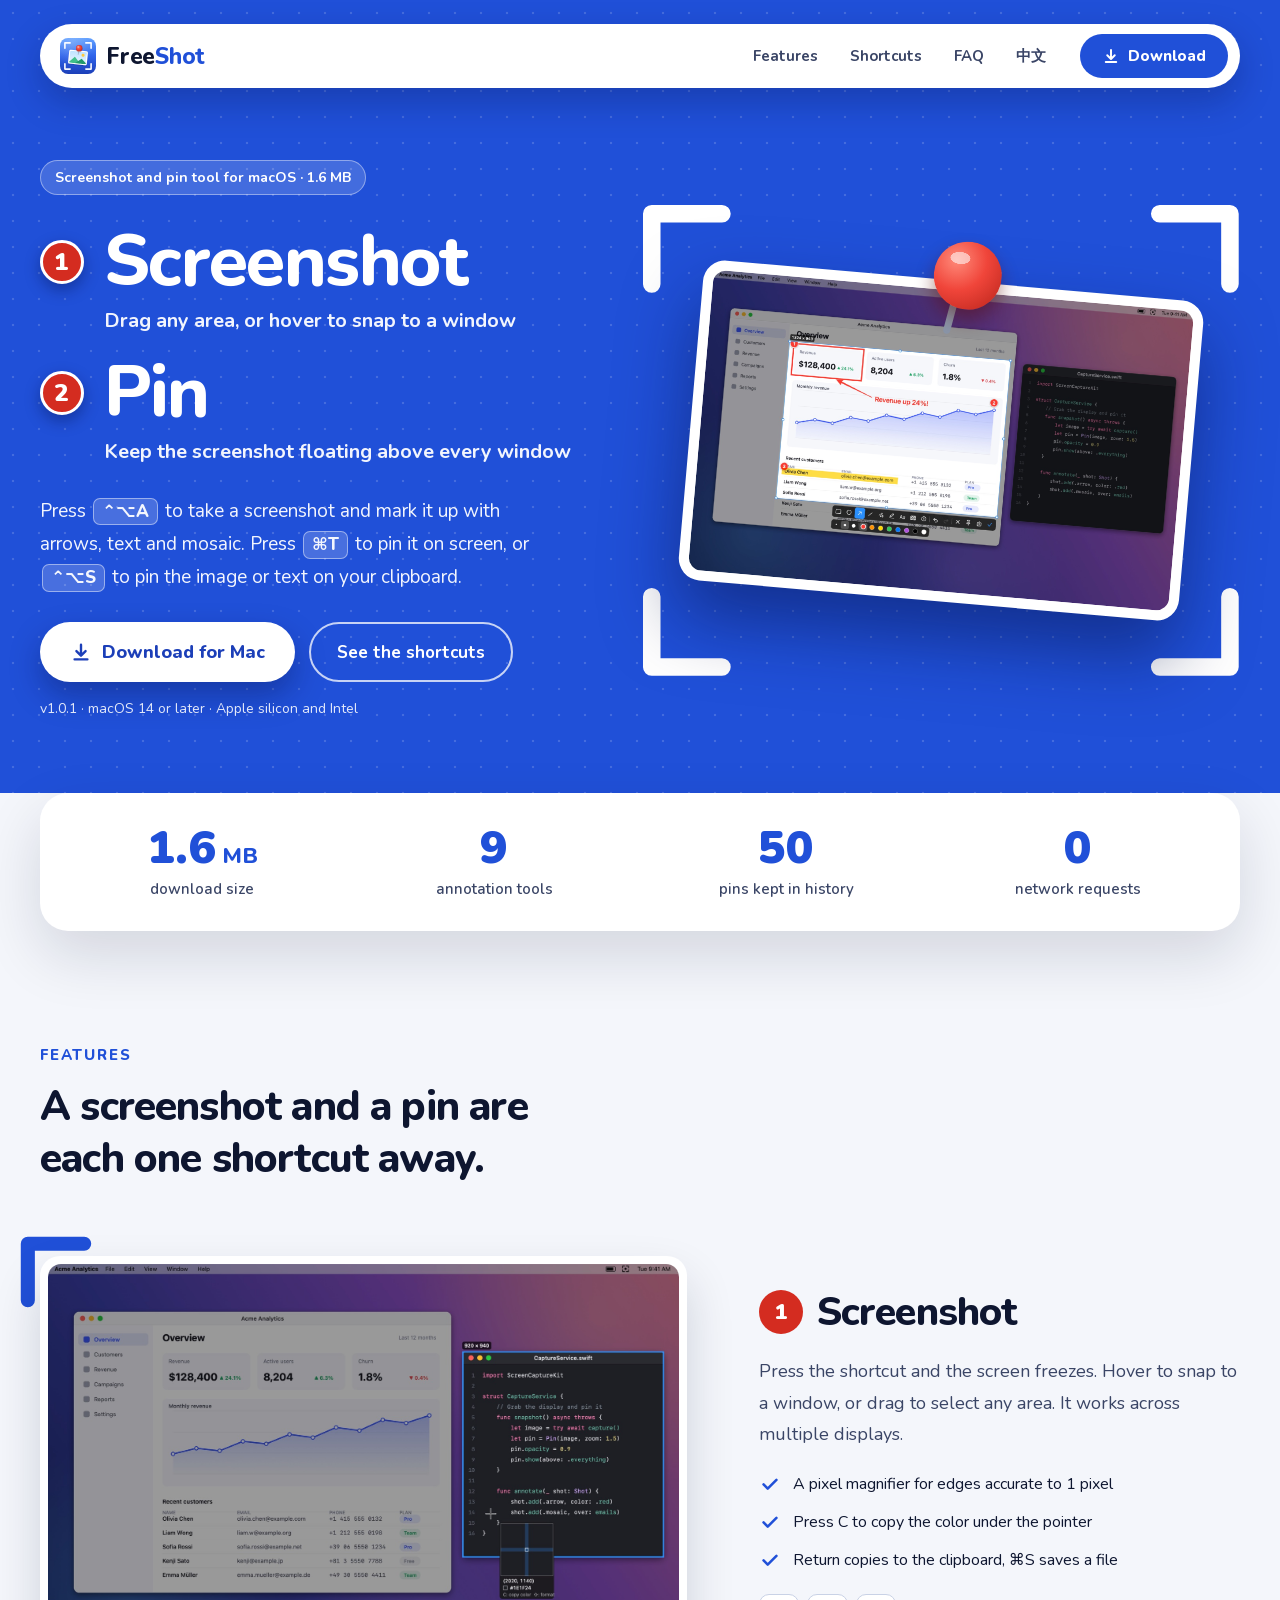
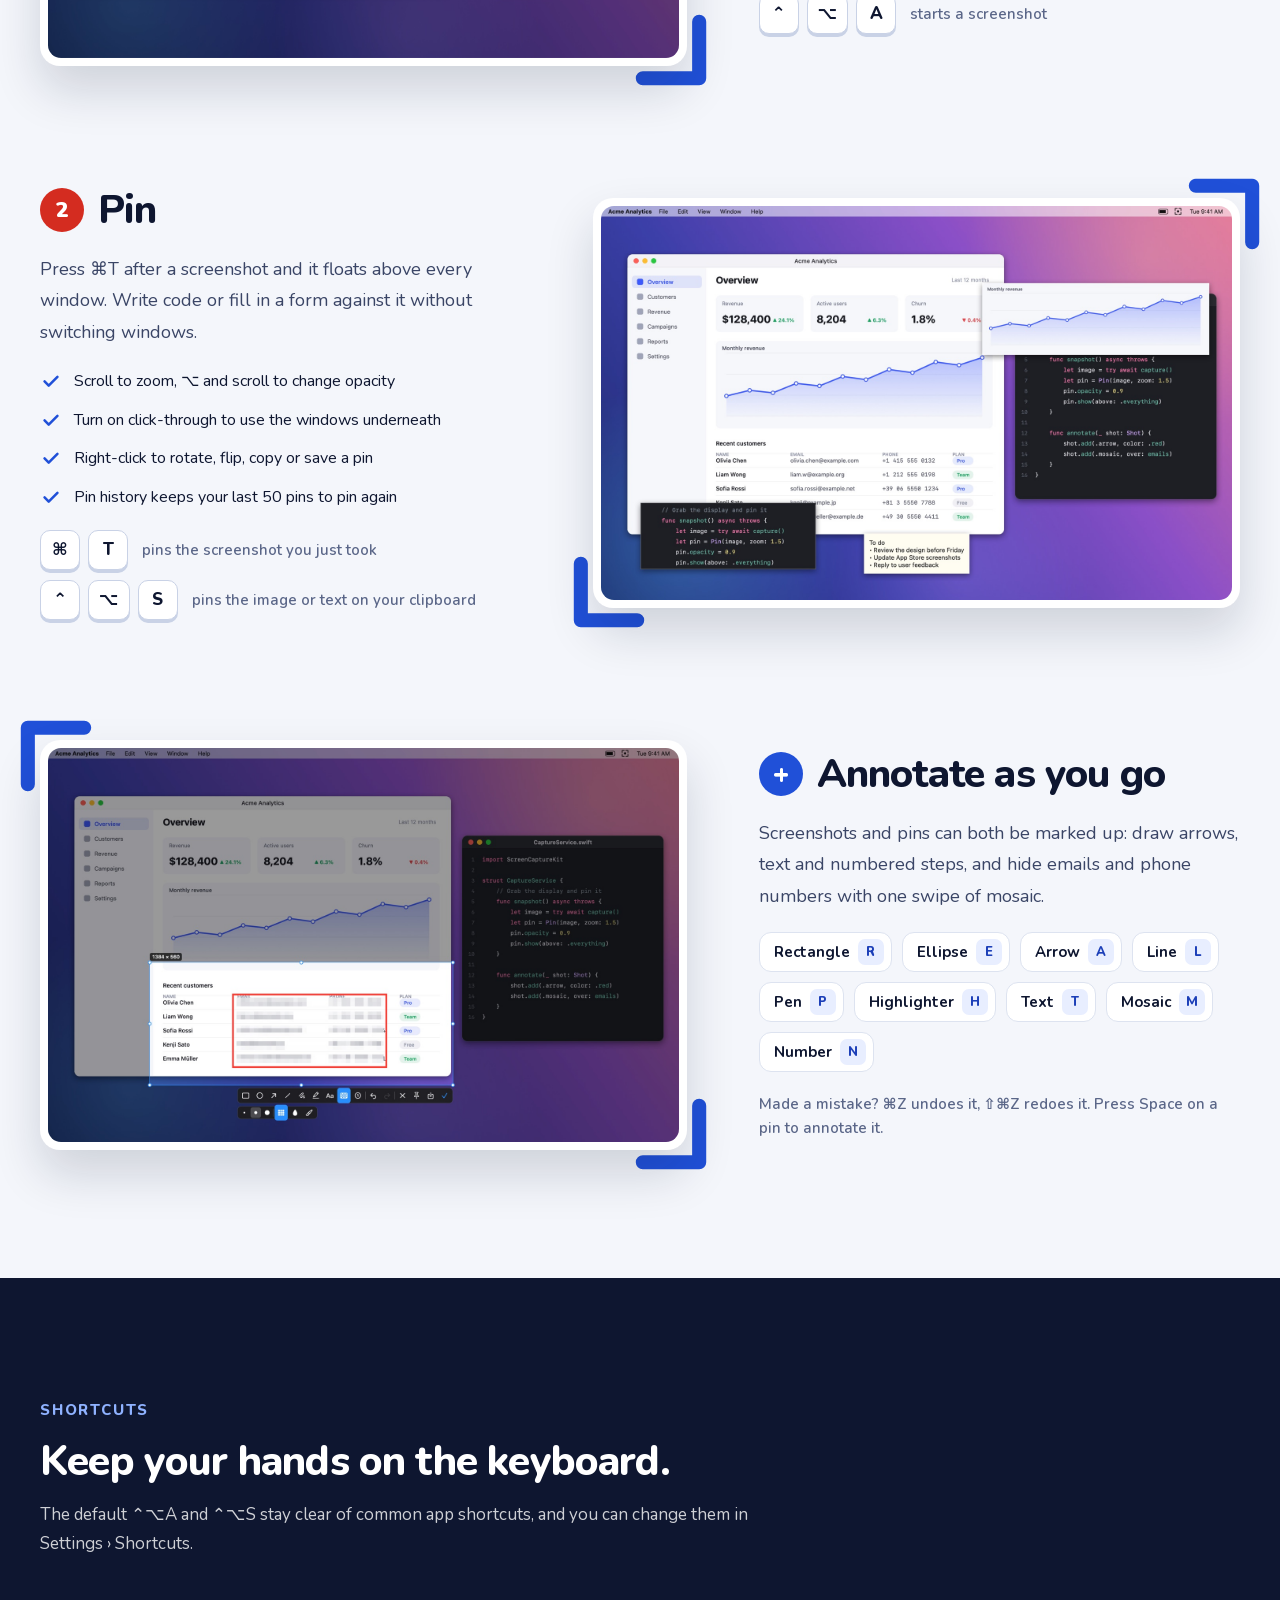
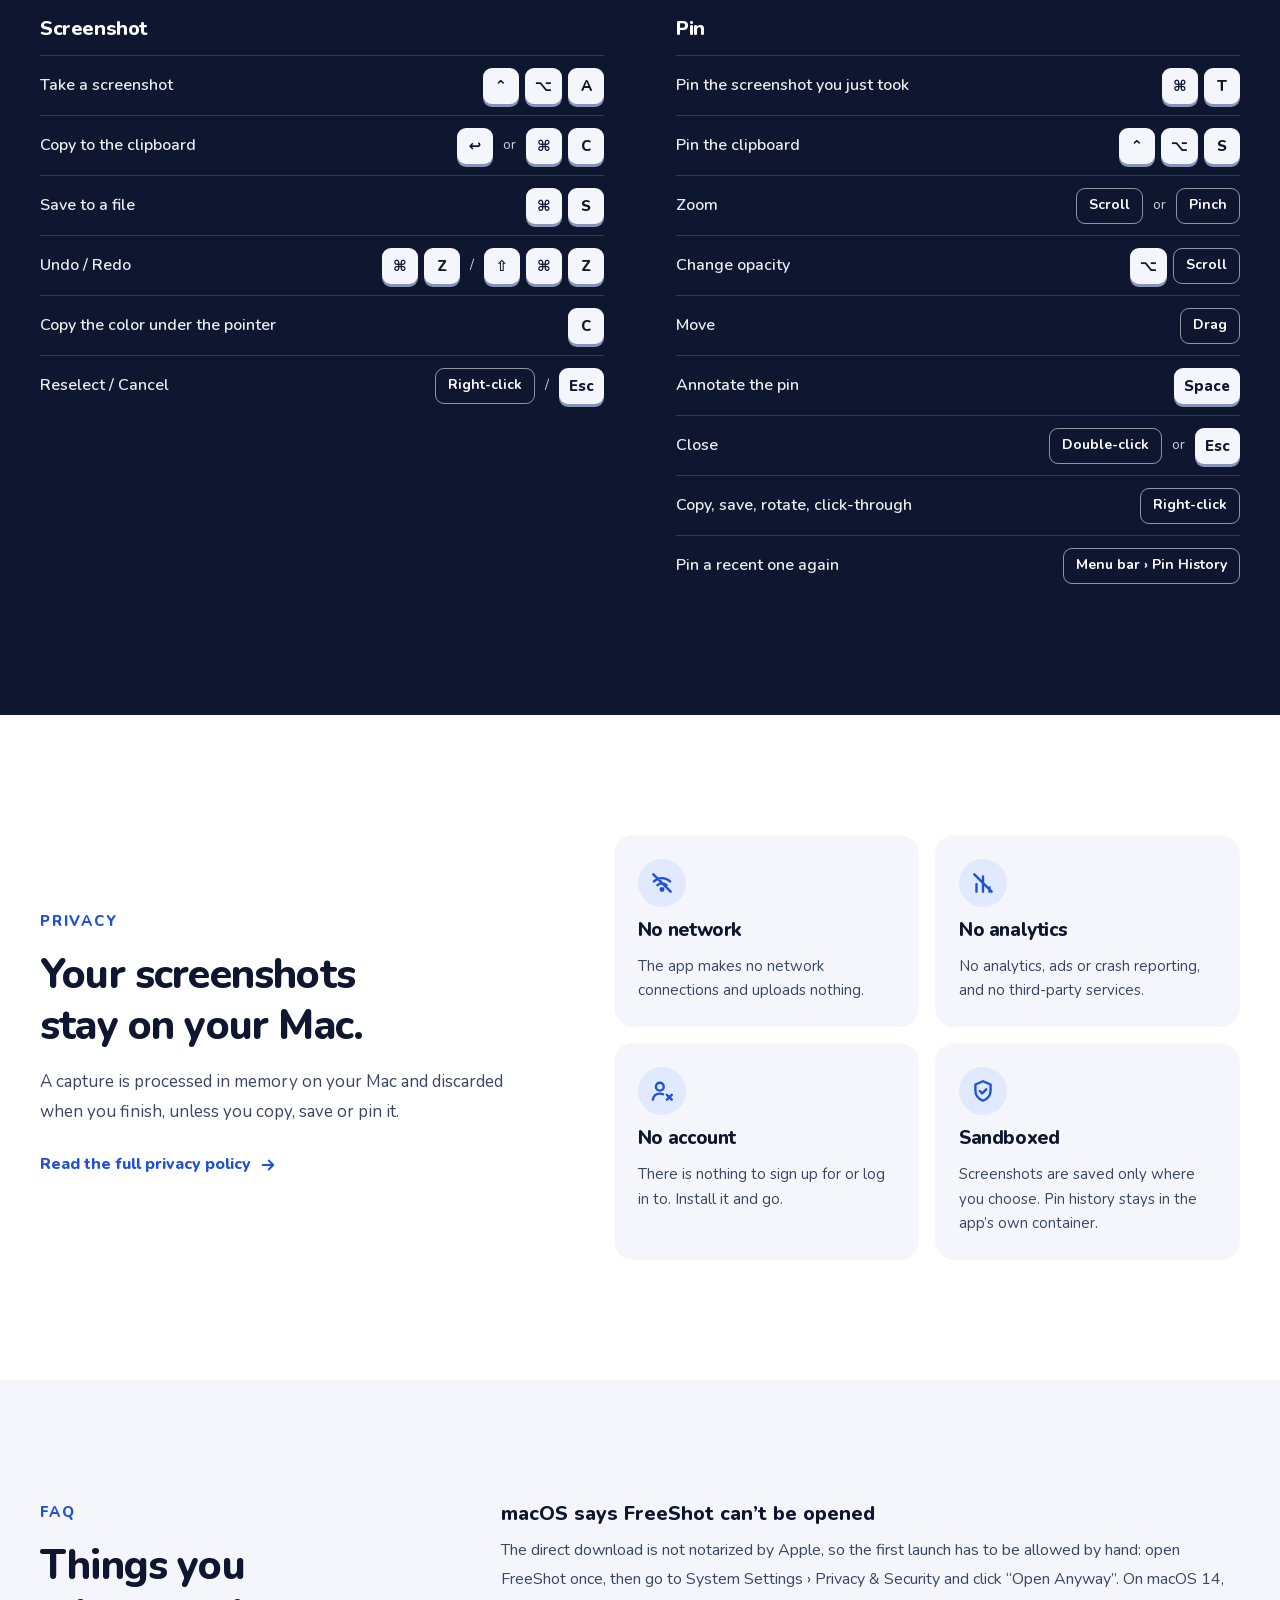
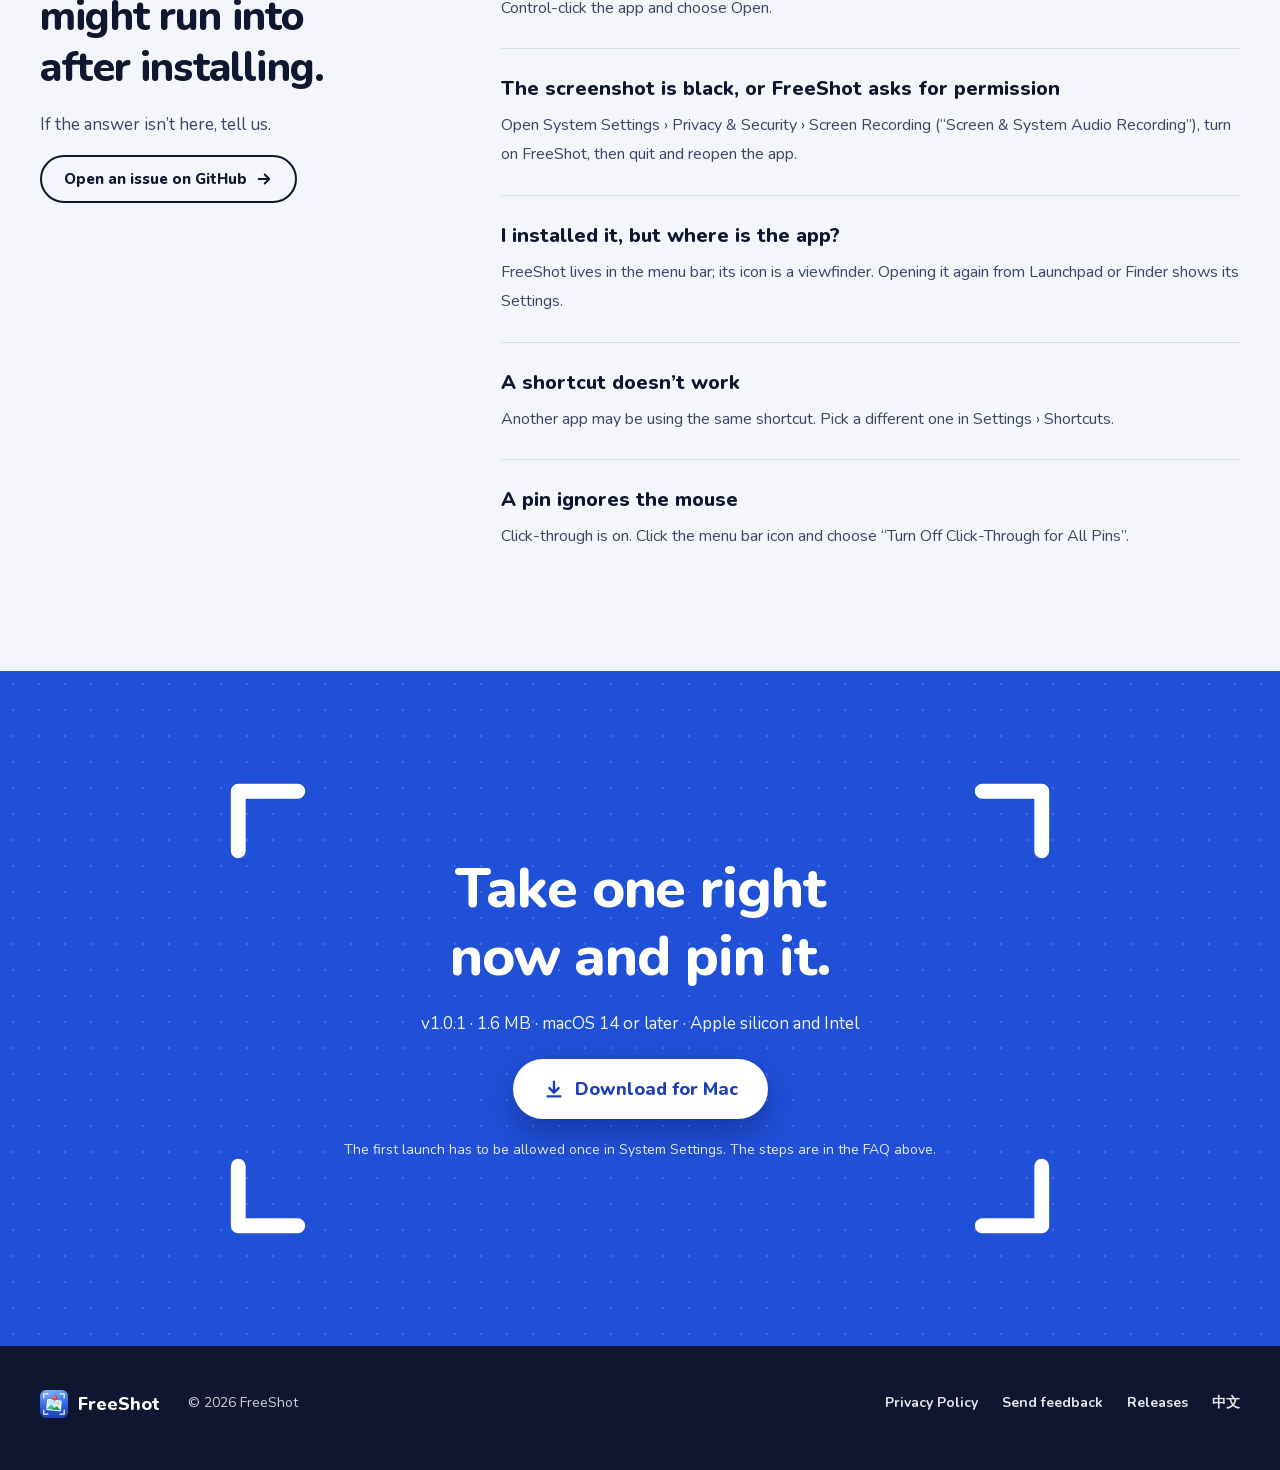
<file: index.html>
<!doctype html>
<html lang="zh-Hans">
<head>
<meta charset="utf-8">
<meta name="viewport" content="width=device-width, initial-scale=1">
<title>FreeShot：macOS 截图、贴图工具</title>
<meta name="description" content="FreeShot 是原生的 macOS 截图贴图工具：一个快捷键截图，再把它贴在所有窗口之上。安装包只有 1.6 MB，不联网、不统计。">
<meta name="theme-color" content="#2050d8">
<meta property="og:title" content="FreeShot：macOS 截图、贴图工具">
<meta property="og:description" content="截图，贴图，都只要一个快捷键。原生 macOS 工具，不联网、不统计。">
<meta property="og:image" content="https://msober.github.io/freeshot/img/shot-1.zh.jpg">
<link rel="alternate" hreflang="en" href="https://msober.github.io/freeshot/en/">
<link rel="alternate" hreflang="zh-Hans" href="https://msober.github.io/freeshot/">
<link rel="icon" href="icon.png" sizes="256x256">
<link rel="icon" href="logo.svg" type="image/svg+xml">
<link rel="stylesheet" href="style.css">
<script>
// First visit from a browser with no Chinese among its preferred languages goes to the English page.
try {
  var langs = navigator.languages || [navigator.language || ""];
  if (!localStorage.getItem("freeshot-lang") && !langs.some(function (l) { return /^zh\b/i.test(l); })) location.replace("en/" + location.hash);
} catch (e) {}
</script>
</head>
<body id="top">
<svg class="sprite" aria-hidden="true">
  <symbol id="i-corner" viewBox="0 0 92 92"><path d="M10 82V10H82" fill="none" stroke="currentColor" stroke-width="18" stroke-linecap="round" stroke-linejoin="round"/></symbol>
  <symbol id="i-download" viewBox="0 0 24 24" fill="none" stroke="currentColor" stroke-width="2.6" stroke-linecap="round" stroke-linejoin="round"><path d="M12 4v11M7 11l5 5 5-5M5 20h14"/></symbol>
  <symbol id="i-check" viewBox="0 0 24 24" fill="none" stroke="currentColor" stroke-width="2.8" stroke-linecap="round" stroke-linejoin="round"><path d="M5 12.5l4.5 4.5L19 7.5"/></symbol>
  <symbol id="i-arrow" viewBox="0 0 24 24" fill="none" stroke="currentColor" stroke-width="2.6" stroke-linecap="round" stroke-linejoin="round"><path d="M5 12h14M13 6l6 6-6 6"/></symbol>
  <symbol id="i-offline" viewBox="0 0 24 24" fill="none" stroke="currentColor" stroke-width="2.2" stroke-linecap="round" stroke-linejoin="round"><path d="M4.5 10.5a11 11 0 0 1 15 0M7.8 14a6.2 6.2 0 0 1 8.4 0M4 4l16 16"/><circle cx="12" cy="18" r="1.2"/></symbol>
  <symbol id="i-nostats" viewBox="0 0 24 24" fill="none" stroke="currentColor" stroke-width="2.2" stroke-linecap="round" stroke-linejoin="round"><path d="M6 20v-7M12 20V6M18 20v-4M4 4l16 16"/></symbol>
  <symbol id="i-nouser" viewBox="0 0 24 24" fill="none" stroke="currentColor" stroke-width="2.2" stroke-linecap="round" stroke-linejoin="round"><circle cx="10" cy="8" r="3.6"/><path d="M3.5 20c.7-3.7 3.2-5.6 6.5-5.6 1.1 0 2.1.2 3 .6M16.5 15.5l4.5 4.5M21 15.5l-4.5 4.5"/></symbol>
  <symbol id="i-shield" viewBox="0 0 24 24" fill="none" stroke="currentColor" stroke-width="2.2" stroke-linecap="round" stroke-linejoin="round"><path d="M12 3l7 3v5.5c0 4.4-2.9 7.9-7 9.5-4.1-1.6-7-5.1-7-9.5V6l7-3zM9 12l2.2 2.2L15 10.5"/></symbol>
</svg>

<header class="hero dots">
  <div class="wrap">
    <nav class="nav" aria-label="主导航">
      <a class="brand" href="#top"><img src="logo.svg" alt="" width="36" height="36"><span>Free<b>Shot</b></span></a>
      <div class="nav-links">
        <a href="#features">功能</a>
        <a href="#shortcuts">快捷键</a>
        <a href="#faq">常见问题</a>
        <a href="en/" lang="en" hreflang="en" data-lang="en">English</a>
      </div>
      <a class="nav-cta" href="https://github.com/msober/freeshot/releases/latest"><svg width="18" height="18" aria-hidden="true"><use href="#i-download"/></svg>下载</a>
    </nav>
    <div class="hero-body">
      <div class="hero-copy">
        <span class="chip">原生 macOS 截图贴图工具 · 安装包只有 1.6 MB</span>
        <h1>
          <span class="pillar"><span class="marker" aria-hidden="true">1</span>截图<span class="desc">框选任意区域，悬停自动识别窗口</span></span>
          <span class="pillar"><span class="marker" aria-hidden="true">2</span>贴图<span class="desc">把截图钉在所有窗口之上，随时对照</span></span>
        </h1>
        <p class="lead">按 <kbd>⌃⌥A</kbd> 截图，顺手画上箭头、文字和马赛克。按 <kbd>⌘T</kbd> 把它贴在屏幕上，或者按 <kbd>⌃⌥S</kbd> 直接贴出剪贴板里的图片和文字。</p>
        <div class="cta-block">
          <div class="cta-row">
            <a class="btn" href="https://github.com/msober/freeshot/releases/latest"><svg width="22" height="22" aria-hidden="true"><use href="#i-download"/></svg>下载 Mac 版</a>
            <a class="btn-ghost" href="#shortcuts">看看快捷键</a>
          </div>
          <span class="meta">v1.0.1 · macOS 14 及以上 · Apple 芯片与 Intel 通用</span>
        </div>
      </div>
      <div class="hero-art">
        <div class="finder">
          <svg class="corner tl" aria-hidden="true"><use href="#i-corner"/></svg>
          <svg class="corner tr" aria-hidden="true"><use href="#i-corner"/></svg>
          <svg class="corner br" aria-hidden="true"><use href="#i-corner"/></svg>
          <svg class="corner bl" aria-hidden="true"><use href="#i-corner"/></svg>
          <div class="pinned">
            <img src="img/shot-1.zh.jpg" alt="FreeShot 的标注界面：在截图上画了红框、箭头、文字和序号" width="1600" height="1000" fetchpriority="high">
            <span class="pin" aria-hidden="true"></span>
          </div>
        </div>
      </div>
    </div>
  </div>
</header>

<main>
<section class="features" id="features">
  <div class="wrap">
    <ul class="facts">
      <li><b>1.6<small> MB</small></b><span>安装包大小</span></li>
      <li><b>9<small> 种</small></b><span>标注工具</span></li>
      <li><b>50<small> 个</small></b><span>贴图历史</span></li>
      <li><b>0<small> 次</small></b><span>联网请求</span></li>
    </ul>
    <div class="section-head">
      <span class="eyebrow">功能</span>
      <h2>截图和贴图，都只要一个快捷键。</h2>
    </div>
    <div class="steps">
      <article class="step">
        <div class="shot">
          <svg class="corner tl" aria-hidden="true"><use href="#i-corner"/></svg>
          <svg class="corner br" aria-hidden="true"><use href="#i-corner"/></svg>
          <div class="frame"><img src="img/shot-2.jpg" alt="悬停时自动选中一个窗口，旁边是像素放大镜和颜色值" width="1600" height="1000" loading="lazy"></div>
        </div>
        <div class="step-copy">
          <h3><span class="num" aria-hidden="true">1</span>截图</h3>
          <p>按下快捷键，屏幕定格。悬停自动选中窗口，拖拽可以框选任意区域，多台显示器同样可用。</p>
          <ul class="checks">
            <li><svg width="22" height="22" aria-hidden="true"><use href="#i-check"/></svg>像素放大镜，选区边缘精确到 1 像素</li>
            <li><svg width="22" height="22" aria-hidden="true"><use href="#i-check"/></svg>按 C 复制指针下的颜色值</li>
            <li><svg width="22" height="22" aria-hidden="true"><use href="#i-check"/></svg>回车复制到剪贴板，⌘S 保存成文件</li>
          </ul>
          <div class="keys"><kbd>⌃</kbd><kbd>⌥</kbd><kbd>A</kbd><span>开始截图</span></div>
        </div>
      </article>
      <article class="step flip">
        <div class="shot">
          <svg class="corner tr" aria-hidden="true"><use href="#i-corner"/></svg>
          <svg class="corner bl" aria-hidden="true"><use href="#i-corner"/></svg>
          <div class="frame"><img src="img/shot-3.zh.jpg" alt="图表、代码片段和待办事项三张贴图悬浮在其他窗口之上" width="1600" height="1000" loading="lazy"></div>
        </div>
        <div class="step-copy">
          <h3><span class="num" aria-hidden="true">2</span>贴图</h3>
          <p>截图后按 ⌘T，它就悬浮在所有窗口之上。对着它写代码、填表格，不用来回切窗口。</p>
          <ul class="checks">
            <li><svg width="22" height="22" aria-hidden="true"><use href="#i-check"/></svg>滚轮缩放，⌥ 加滚轮调透明度</li>
            <li><svg width="22" height="22" aria-hidden="true"><use href="#i-check"/></svg>开启鼠标穿透，照常点击贴图下面的窗口</li>
            <li><svg width="22" height="22" aria-hidden="true"><use href="#i-check"/></svg>右键可以旋转、翻转、复制或保存</li>
            <li><svg width="22" height="22" aria-hidden="true"><use href="#i-check"/></svg>贴图历史保留最近 50 个，随时再贴一次</li>
          </ul>
          <div class="keyrows">
            <div class="keys"><kbd>⌘</kbd><kbd>T</kbd><span>贴出刚截的图</span></div>
            <div class="keys"><kbd>⌃</kbd><kbd>⌥</kbd><kbd>S</kbd><span>贴出剪贴板里的图片或文字</span></div>
          </div>
        </div>
      </article>
      <article class="step">
        <div class="shot">
          <svg class="corner tl" aria-hidden="true"><use href="#i-corner"/></svg>
          <svg class="corner br" aria-hidden="true"><use href="#i-corner"/></svg>
          <div class="frame"><img src="img/shot-4.jpg" alt="用马赛克盖住表格里的邮箱和电话，外面画了一个红框" width="1600" height="1000" loading="lazy"></div>
        </div>
        <div class="step-copy">
          <h3><span class="num plus" aria-hidden="true">+</span>顺手标注</h3>
          <p>截图和贴图都能标注：箭头、文字、序号直接画上去，邮箱和电话一抹就打上马赛克。</p>
          <ul class="tools" aria-label="标注工具和对应的按键">
            <li>矩形<kbd>R</kbd></li>
            <li>椭圆<kbd>E</kbd></li>
            <li>箭头<kbd>A</kbd></li>
            <li>直线<kbd>L</kbd></li>
            <li>画笔<kbd>P</kbd></li>
            <li>荧光笔<kbd>H</kbd></li>
            <li>文字<kbd>T</kbd></li>
            <li>马赛克<kbd>M</kbd></li>
            <li>序号<kbd>N</kbd></li>
          </ul>
          <p class="note">画错了按 ⌘Z 撤销，⇧⌘Z 重做。在贴图上按空格继续标注。</p>
        </div>
      </article>
    </div>
  </div>
</section>

<section class="shortcuts" id="shortcuts">
  <div class="wrap">
    <div class="section-head">
      <span class="eyebrow">快捷键</span>
      <h2>双手不用离开键盘。</h2>
      <p>默认的 ⌃⌥A 和 ⌃⌥S 避开了常用软件的快捷键，也可以在“设置 › 快捷键”里换成你顺手的组合。</p>
    </div>
    <div class="keymaps">
      <div>
        <h3>截图</h3>
        <ul>
          <li>截图<span><kbd>⌃</kbd><kbd>⌥</kbd><kbd>A</kbd></span></li>
          <li>复制到剪贴板<span><kbd>↩</kbd><i>或</i><kbd>⌘</kbd><kbd>C</kbd></span></li>
          <li>保存成文件<span><kbd>⌘</kbd><kbd>S</kbd></span></li>
          <li>撤销 / 重做<span><kbd>⌘</kbd><kbd>Z</kbd><i>/</i><kbd>⇧</kbd><kbd>⌘</kbd><kbd>Z</kbd></span></li>
          <li>复制指针下的颜色值<span><kbd>C</kbd></span></li>
          <li>重新选择 / 取消<span><em>右键</em><i>/</i><kbd>Esc</kbd></span></li>
        </ul>
      </div>
      <div>
        <h3>贴图</h3>
        <ul>
          <li>贴出刚截的图<span><kbd>⌘</kbd><kbd>T</kbd></span></li>
          <li>贴出剪贴板里的图片或文字<span><kbd>⌃</kbd><kbd>⌥</kbd><kbd>S</kbd></span></li>
          <li>缩放<span><em>滚轮</em><i>或</i><em>双指捏合</em></span></li>
          <li>调透明度<span><kbd>⌥</kbd><em>滚轮</em></span></li>
          <li>移动<span><em>拖拽</em></span></li>
          <li>在贴图上标注<span><kbd>空格</kbd></span></li>
          <li>关闭<span><em>双击</em><i>或</i><kbd>Esc</kbd></span></li>
          <li>复制、保存、旋转、鼠标穿透<span><em>右键</em></span></li>
          <li>再贴一次最近的贴图<span><em>菜单栏 › 贴图历史</em></span></li>
        </ul>
      </div>
    </div>
  </div>
</section>

<section class="privacy" id="privacy">
  <div class="wrap">
    <div class="privacy-copy">
      <span class="eyebrow">隐私</span>
      <h2>你的截图，只留在你的 Mac 上。</h2>
      <p>截下来的图只在本机内存里处理。除非你复制、保存或贴图，截图结束就会丢弃。</p>
      <a class="more" href="privacy.html#zh">阅读完整的隐私政策<svg width="18" height="18" aria-hidden="true"><use href="#i-arrow"/></svg></a>
    </div>
    <ul class="cards">
      <li><span class="icon" aria-hidden="true"><svg width="26" height="26"><use href="#i-offline"/></svg></span><h3>不联网</h3><p>应用不建立任何网络连接，也不会上传任何内容。</p></li>
      <li><span class="icon" aria-hidden="true"><svg width="26" height="26"><use href="#i-nostats"/></svg></span><h3>不统计</h3><p>没有统计、广告和崩溃上报，也没有第三方服务。</p></li>
      <li><span class="icon" aria-hidden="true"><svg width="26" height="26"><use href="#i-nouser"/></svg></span><h3>不要账号</h3><p>没有账号系统，不用注册登录，装好就能用。</p></li>
      <li><span class="icon" aria-hidden="true"><svg width="26" height="26"><use href="#i-shield"/></svg></span><h3>沙盒运行</h3><p>截图只保存到你选择的位置，贴图历史留在应用自己的容器里。</p></li>
    </ul>
  </div>
</section>

<section class="faq" id="faq">
  <div class="wrap">
    <div class="faq-head">
      <span class="eyebrow">常见问题</span>
      <h2>装好之后，可能会遇到这些。</h2>
      <p>这里没有答案的话，直接告诉我们。</p>
      <a class="btn-line" href="https://github.com/msober/freeshot/issues/new">在 GitHub 提交反馈<svg width="18" height="18" aria-hidden="true"><use href="#i-arrow"/></svg></a>
    </div>
    <dl class="faq-list">
      <div>
        <dt>提示“无法打开 FreeShot”怎么办？</dt>
        <dd>直接下载的版本没有经过 Apple 公证，首次打开要手动放行一次：先打开一次 FreeShot，再到“系统设置 › 隐私与安全性”里点“仍要打开”。macOS 14 可以按住 Control 点按应用，选择“打开”。</dd>
      </div>
      <div>
        <dt>截图是黑的，或者提示需要权限？</dt>
        <dd>打开“系统设置 › 隐私与安全性 › 屏幕录制（录屏与系统录音）”，开启 FreeShot，然后退出并重新打开应用。</dd>
      </div>
      <div>
        <dt>装好了，但找不到应用？</dt>
        <dd>FreeShot 常驻在菜单栏，图标是一个取景框。从启动台或访达再打开一次，会显示设置窗口。</dd>
      </div>
      <div>
        <dt>快捷键没反应？</dt>
        <dd>可能和别的应用冲突了，在“设置 › 快捷键”里换一个。</dd>
      </div>
      <div>
        <dt>贴图点不动？</dt>
        <dd>这是开启了鼠标穿透。点菜单栏图标，选择“取消所有贴图的鼠标穿透”。</dd>
      </div>
    </dl>
  </div>
</section>

<section class="cta dots">
  <div class="wrap">
    <div class="cta-box">
      <svg class="corner tl" aria-hidden="true"><use href="#i-corner"/></svg>
      <svg class="corner tr" aria-hidden="true"><use href="#i-corner"/></svg>
      <svg class="corner br" aria-hidden="true"><use href="#i-corner"/></svg>
      <svg class="corner bl" aria-hidden="true"><use href="#i-corner"/></svg>
      <h2>现在就截一张，贴上去。</h2>
      <p>v1.0.1 · 1.6 MB · macOS 14 及以上 · Apple 芯片与 Intel 通用</p>
      <a class="btn" href="https://github.com/msober/freeshot/releases/latest"><svg width="22" height="22" aria-hidden="true"><use href="#i-download"/></svg>下载 Mac 版</a>
      <p class="meta">首次打开要在系统设置里放行一次，步骤见上面的常见问题。</p>
    </div>
  </div>
</section>
</main>

<footer class="footer">
  <div class="wrap">
    <a class="brand" href="#top"><img src="logo.svg" alt="" width="28" height="28">FreeShot</a>
    <span>© 2026 FreeShot</span>
    <nav aria-label="页脚">
      <a href="privacy.html#zh">隐私政策</a>
      <a href="https://github.com/msober/freeshot/issues/new">提交反馈</a>
      <a href="https://github.com/msober/freeshot/releases">版本发布</a>
      <a href="en/" lang="en" hreflang="en" data-lang="en">English</a>
    </nav>
  </div>
</footer>
<script>
// Remember an explicit language choice so the redirect above leaves it alone.
document.querySelectorAll("a[data-lang]").forEach(function (a) {
  a.addEventListener("click", function () { try { localStorage.setItem("freeshot-lang", a.dataset.lang); } catch (e) {} });
});
</script>
</body>
</html>
</file>
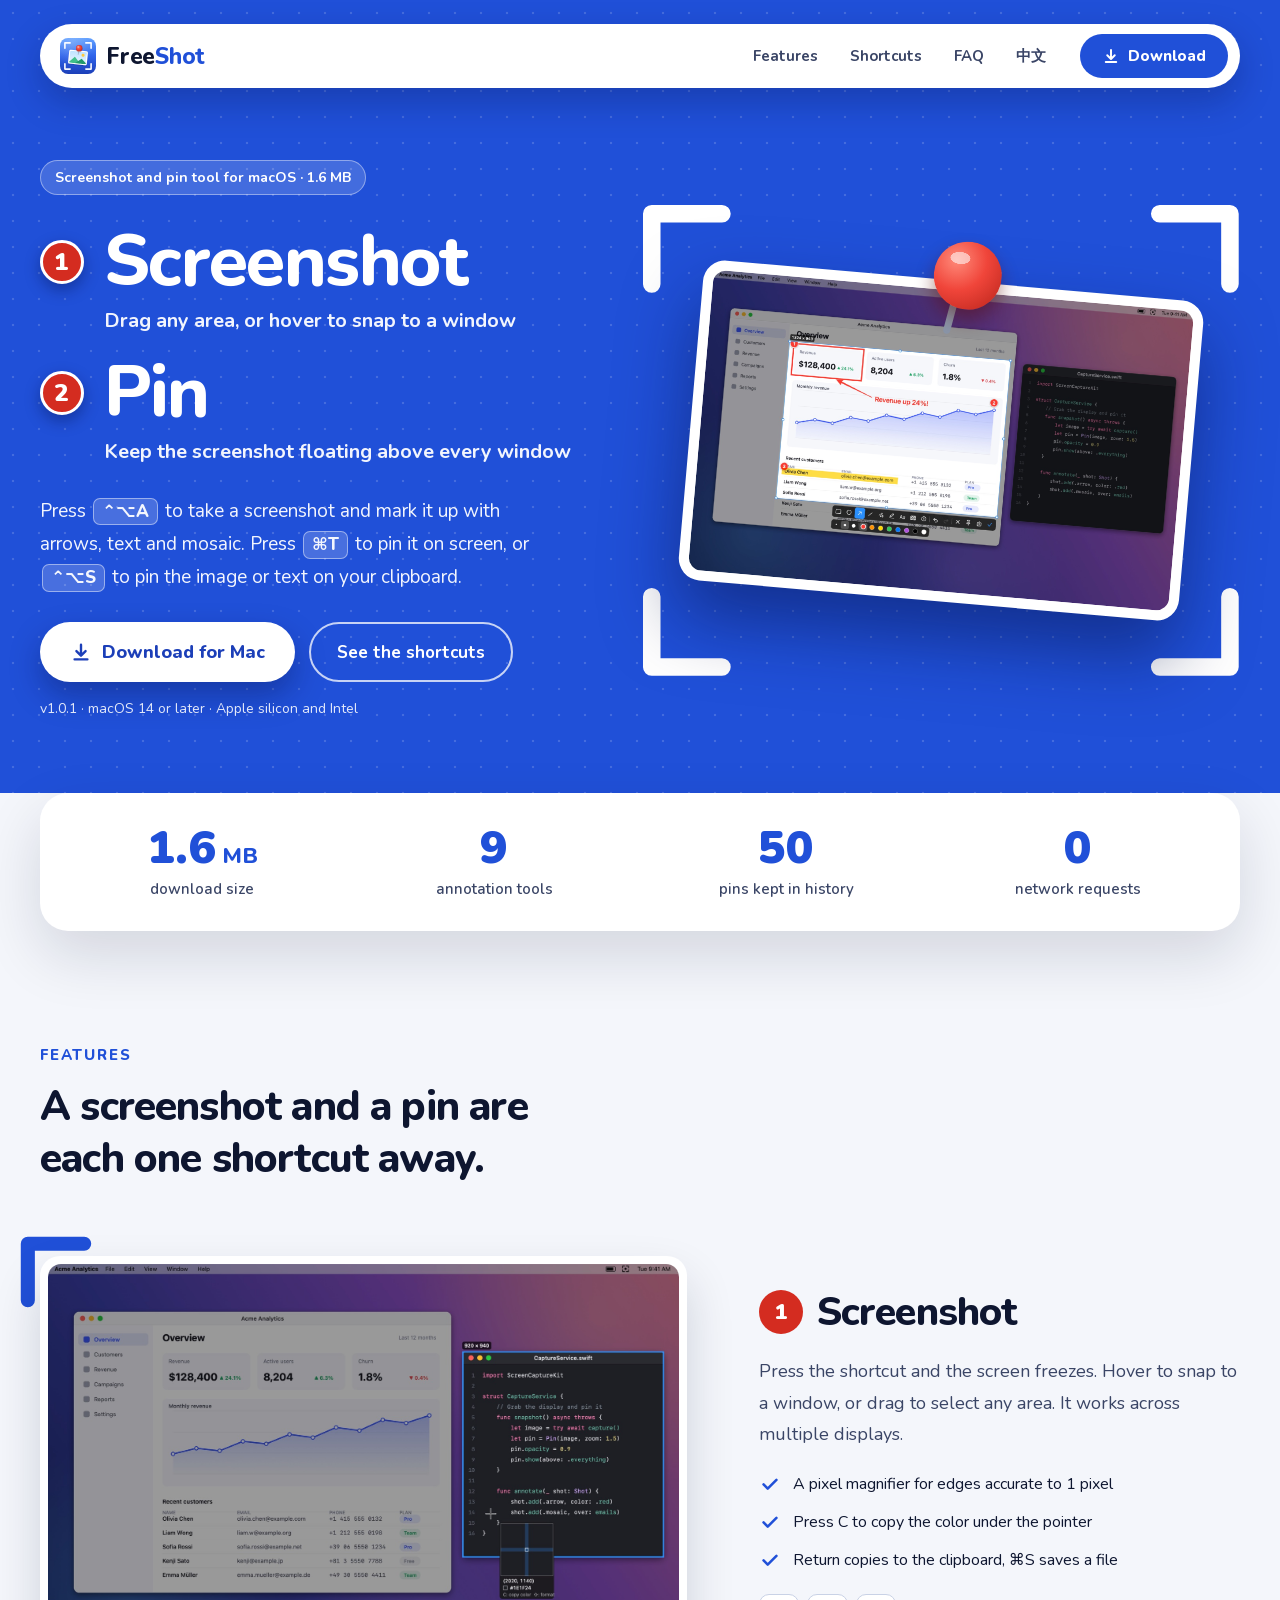
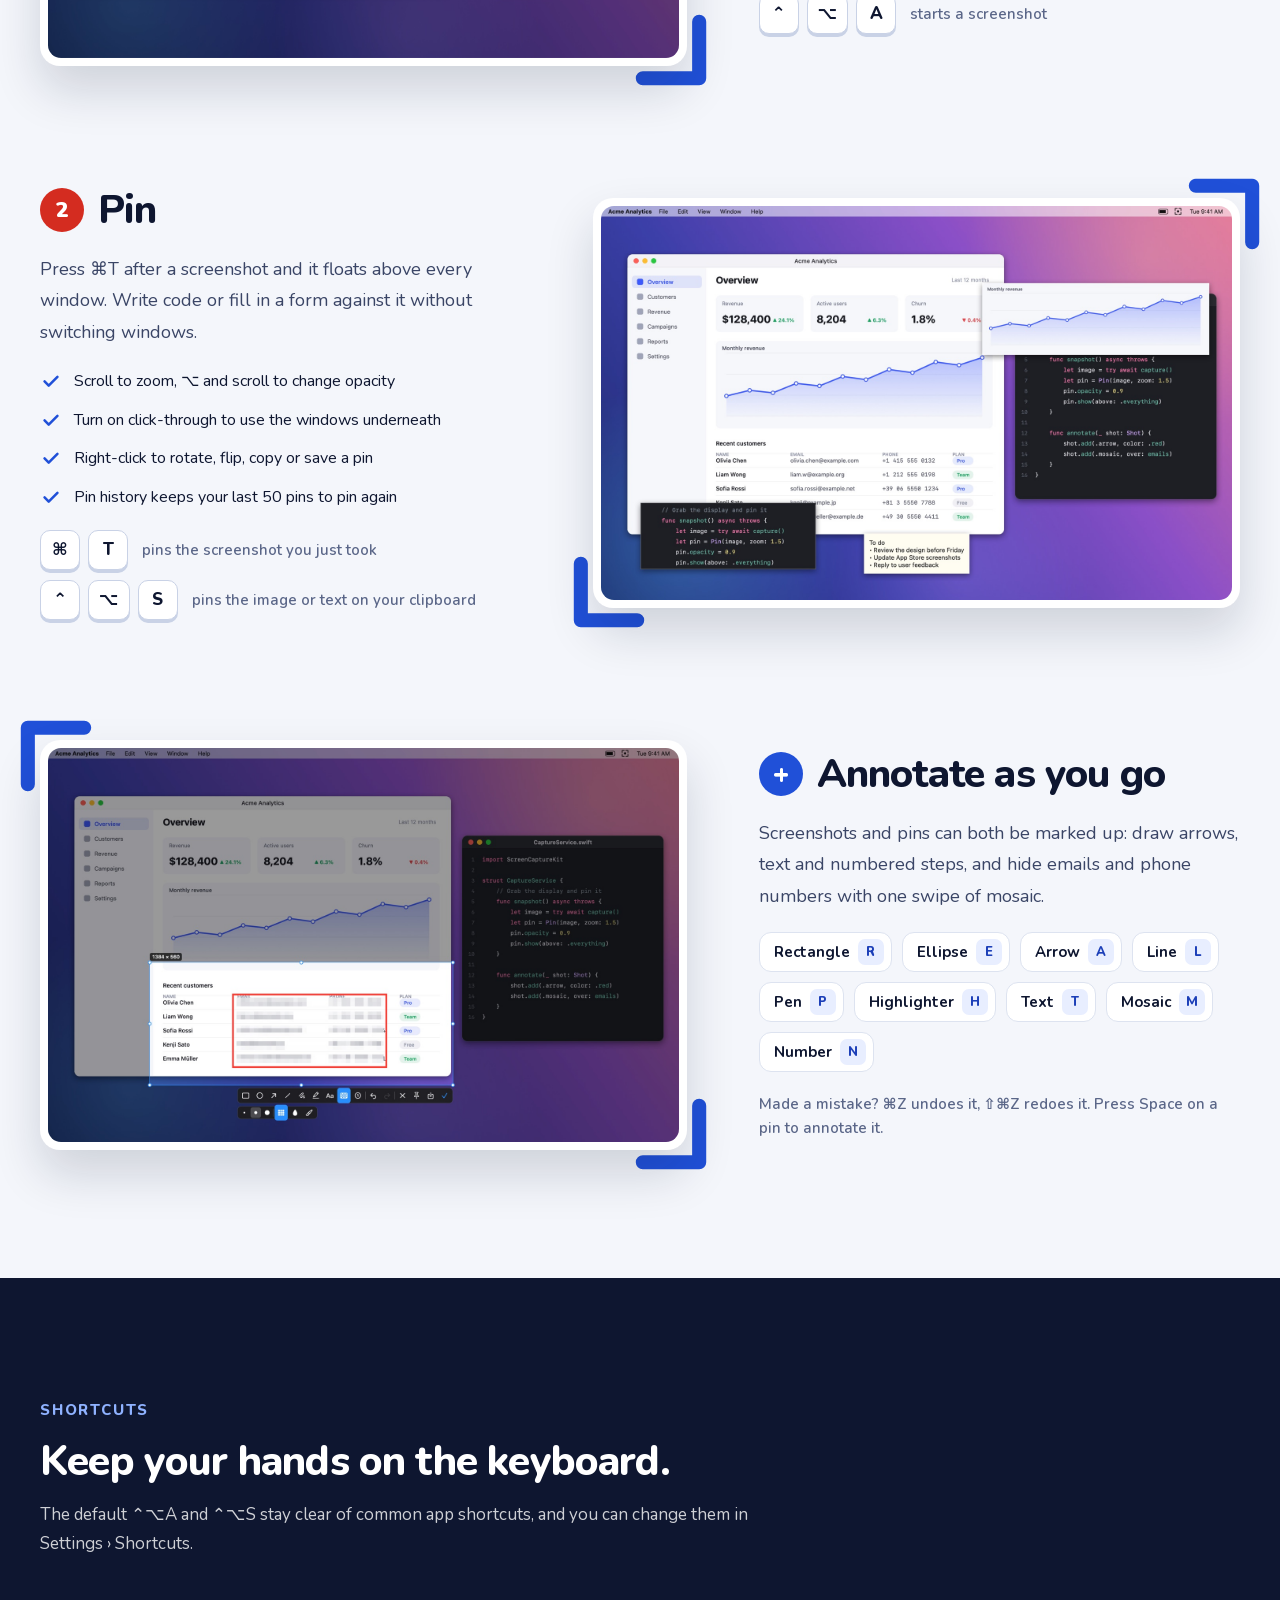
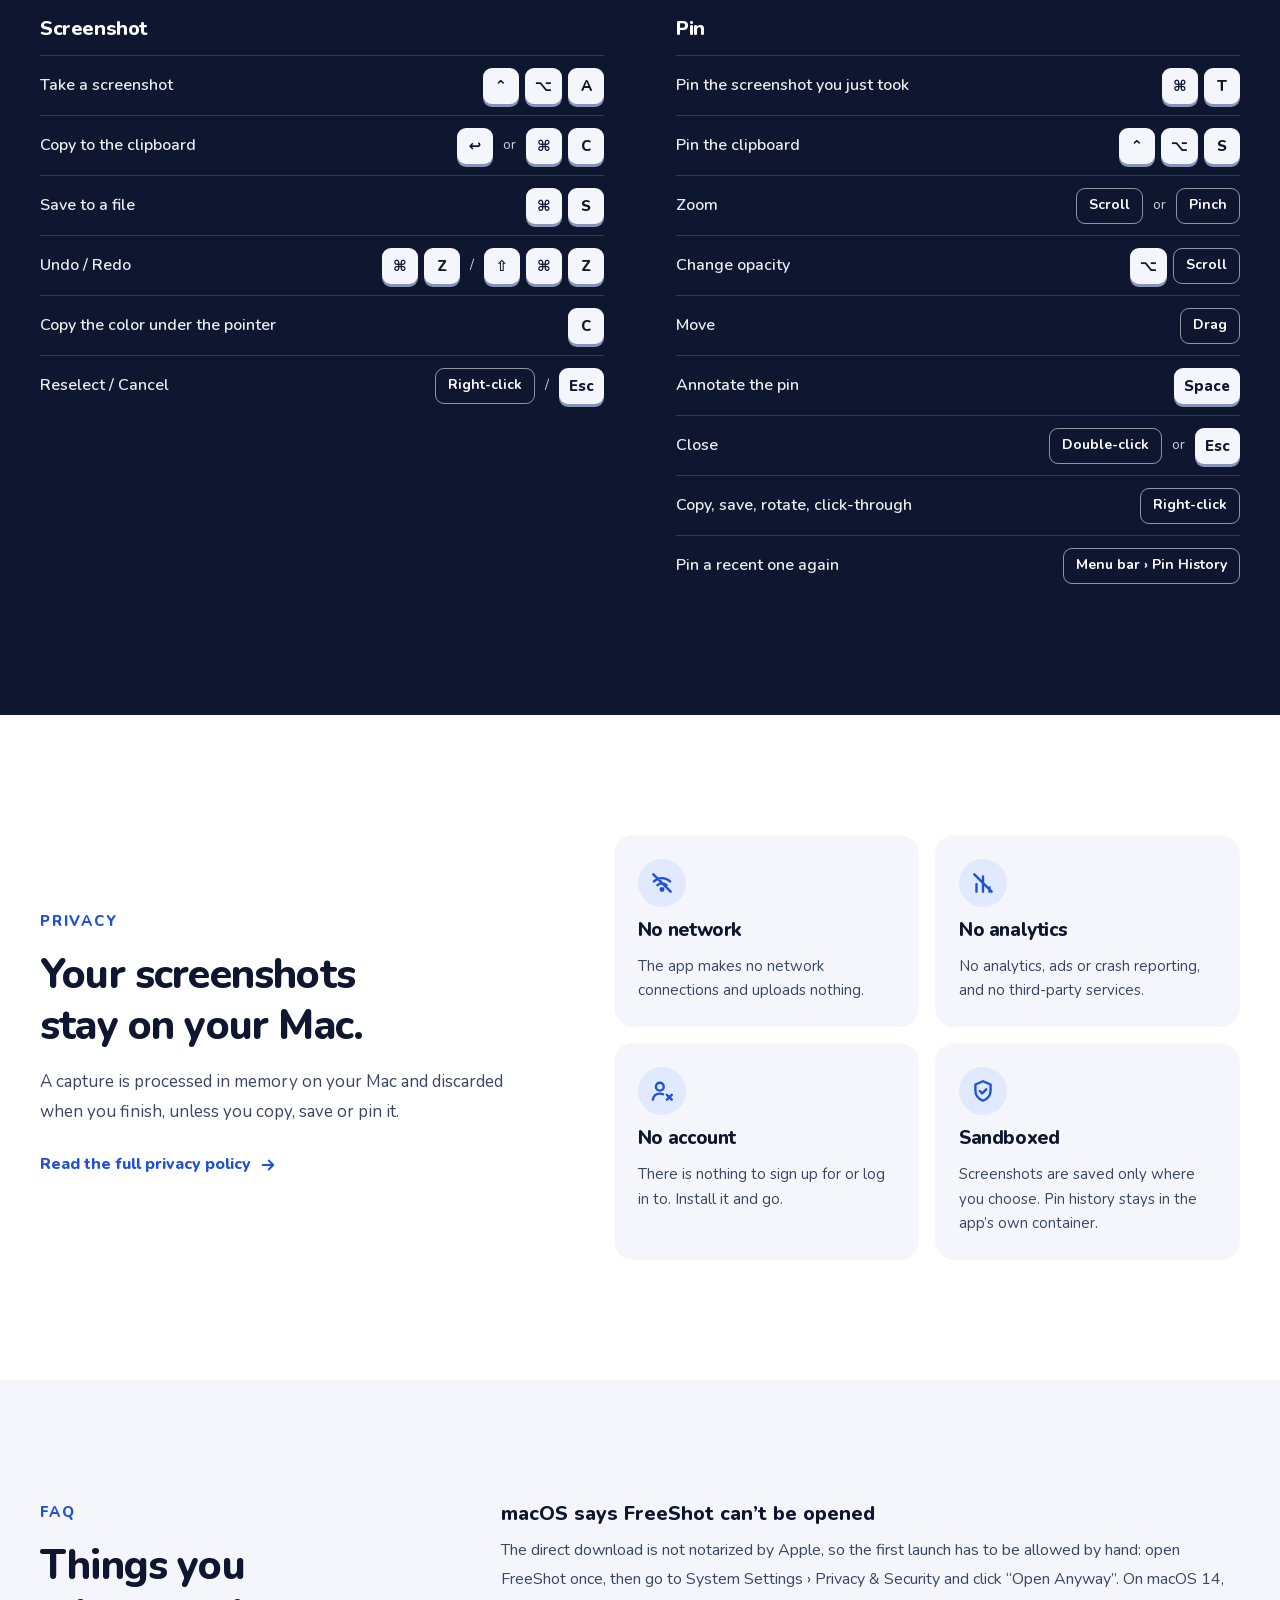
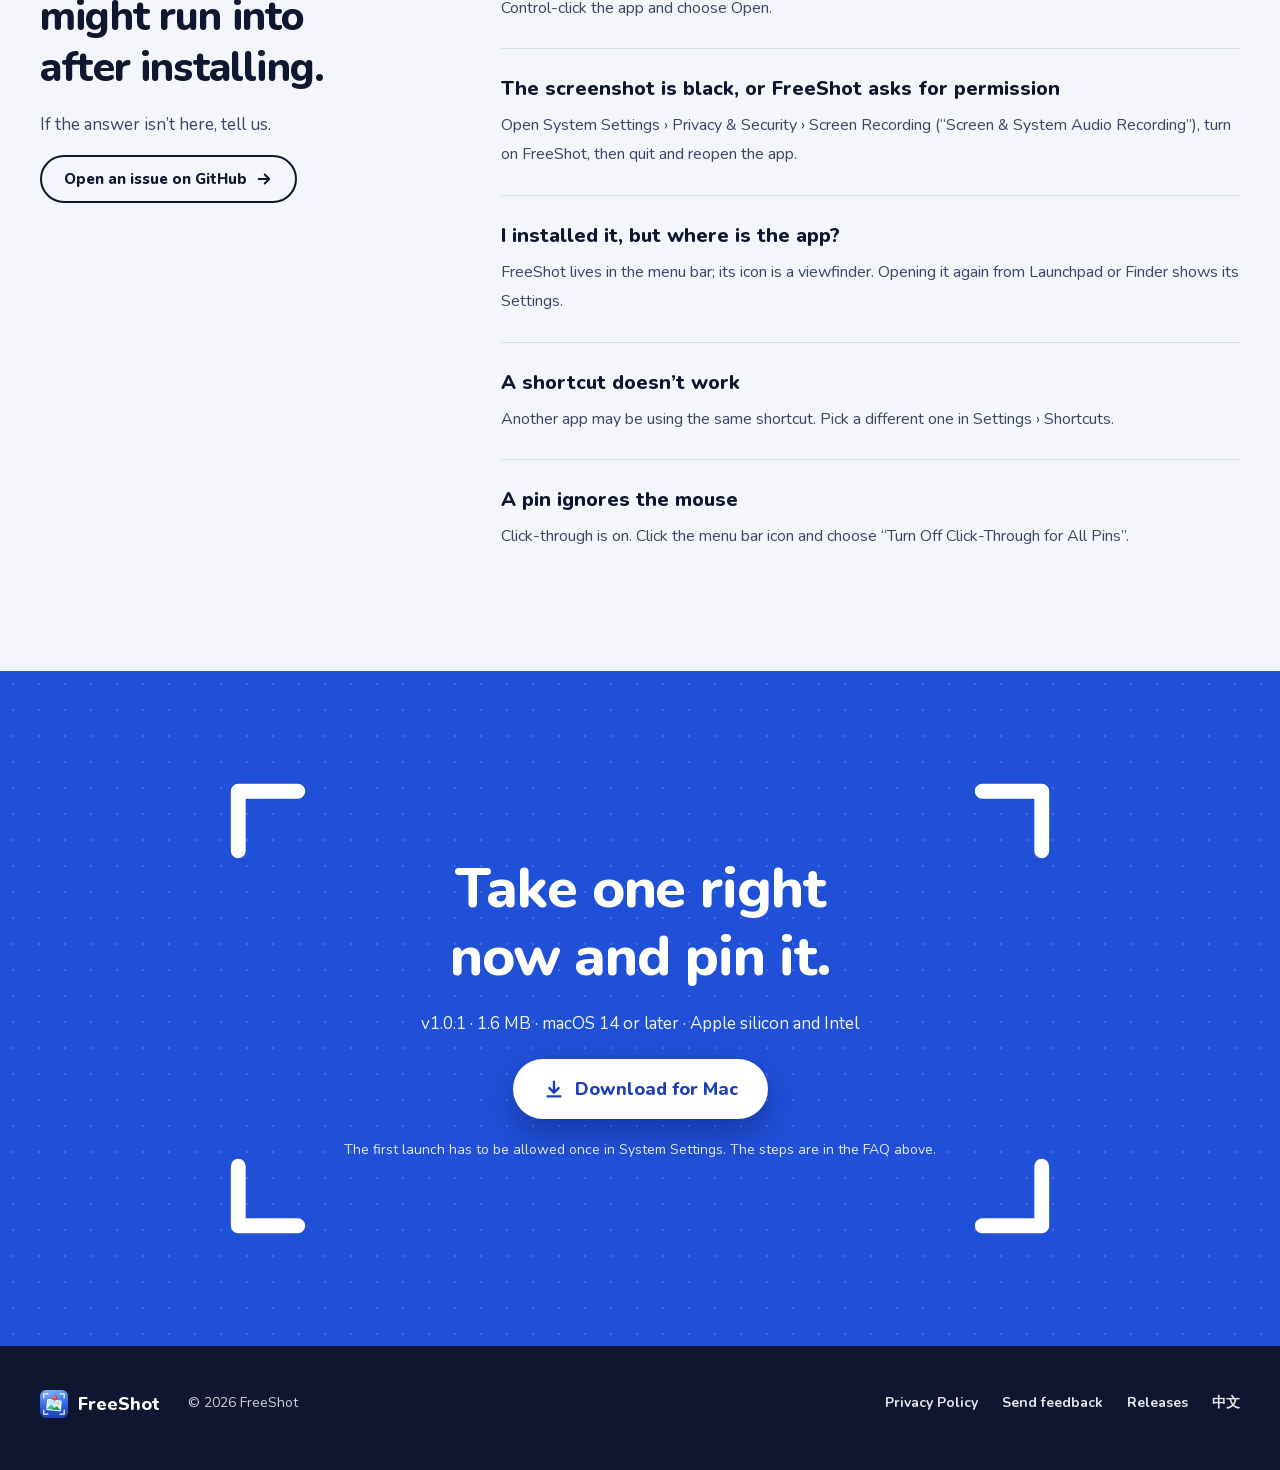
<file: en/index.html>
<!doctype html>
<html lang="en">
<head>
<meta charset="utf-8">
<meta name="viewport" content="width=device-width, initial-scale=1">
<title>FreeShot: screenshot and pin tool for Mac</title>
<meta name="description" content="FreeShot is a native screenshot and pin tool for macOS: one shortcut takes a screenshot, another keeps it floating above every window. A 1.6 MB download with no network access and no analytics.">
<meta name="theme-color" content="#2050d8">
<meta property="og:title" content="FreeShot: screenshot and pin tool for Mac">
<meta property="og:description" content="A screenshot and a pin are each one shortcut away. A native macOS tool with no network access and no analytics.">
<meta property="og:image" content="https://msober.github.io/freeshot/img/shot-1.jpg">
<link rel="alternate" hreflang="en" href="https://msober.github.io/freeshot/en/">
<link rel="alternate" hreflang="zh-Hans" href="https://msober.github.io/freeshot/">
<link rel="icon" href="../icon.png" sizes="256x256">
<link rel="icon" href="../logo.svg" type="image/svg+xml">
<link rel="stylesheet" href="../style.css">
</head>
<body id="top">
<svg class="sprite" aria-hidden="true">
  <symbol id="i-corner" viewBox="0 0 92 92"><path d="M10 82V10H82" fill="none" stroke="currentColor" stroke-width="18" stroke-linecap="round" stroke-linejoin="round"/></symbol>
  <symbol id="i-download" viewBox="0 0 24 24" fill="none" stroke="currentColor" stroke-width="2.6" stroke-linecap="round" stroke-linejoin="round"><path d="M12 4v11M7 11l5 5 5-5M5 20h14"/></symbol>
  <symbol id="i-check" viewBox="0 0 24 24" fill="none" stroke="currentColor" stroke-width="2.8" stroke-linecap="round" stroke-linejoin="round"><path d="M5 12.5l4.5 4.5L19 7.5"/></symbol>
  <symbol id="i-arrow" viewBox="0 0 24 24" fill="none" stroke="currentColor" stroke-width="2.6" stroke-linecap="round" stroke-linejoin="round"><path d="M5 12h14M13 6l6 6-6 6"/></symbol>
  <symbol id="i-offline" viewBox="0 0 24 24" fill="none" stroke="currentColor" stroke-width="2.2" stroke-linecap="round" stroke-linejoin="round"><path d="M4.5 10.5a11 11 0 0 1 15 0M7.8 14a6.2 6.2 0 0 1 8.4 0M4 4l16 16"/><circle cx="12" cy="18" r="1.2"/></symbol>
  <symbol id="i-nostats" viewBox="0 0 24 24" fill="none" stroke="currentColor" stroke-width="2.2" stroke-linecap="round" stroke-linejoin="round"><path d="M6 20v-7M12 20V6M18 20v-4M4 4l16 16"/></symbol>
  <symbol id="i-nouser" viewBox="0 0 24 24" fill="none" stroke="currentColor" stroke-width="2.2" stroke-linecap="round" stroke-linejoin="round"><circle cx="10" cy="8" r="3.6"/><path d="M3.5 20c.7-3.7 3.2-5.6 6.5-5.6 1.1 0 2.1.2 3 .6M16.5 15.5l4.5 4.5M21 15.5l-4.5 4.5"/></symbol>
  <symbol id="i-shield" viewBox="0 0 24 24" fill="none" stroke="currentColor" stroke-width="2.2" stroke-linecap="round" stroke-linejoin="round"><path d="M12 3l7 3v5.5c0 4.4-2.9 7.9-7 9.5-4.1-1.6-7-5.1-7-9.5V6l7-3zM9 12l2.2 2.2L15 10.5"/></symbol>
</svg>

<header class="hero dots">
  <div class="wrap">
    <nav class="nav" aria-label="Main">
      <a class="brand" href="#top"><img src="../logo.svg" alt="" width="36" height="36"><span>Free<b>Shot</b></span></a>
      <div class="nav-links">
        <a href="#features">Features</a>
        <a href="#shortcuts">Shortcuts</a>
        <a href="#faq">FAQ</a>
        <a href="../" lang="zh-Hans" hreflang="zh-Hans" data-lang="zh">中文</a>
      </div>
      <a class="nav-cta" href="https://github.com/msober/freeshot/releases/latest"><svg width="18" height="18" aria-hidden="true"><use href="#i-download"/></svg>Download</a>
    </nav>
    <div class="hero-body">
      <div class="hero-copy">
        <span class="chip">Screenshot and pin tool for macOS · 1.6 MB</span>
        <h1>
          <span class="pillar"><span class="marker" aria-hidden="true">1</span>Screenshot<span class="desc">Drag any area, or hover to snap to a window</span></span>
          <span class="pillar"><span class="marker" aria-hidden="true">2</span>Pin<span class="desc">Keep the screenshot floating above every window</span></span>
        </h1>
        <p class="lead">Press <kbd>⌃⌥A</kbd> to take a screenshot and mark it up with arrows, text and mosaic. Press <kbd>⌘T</kbd> to pin it on screen, or <kbd>⌃⌥S</kbd> to pin the image or text on your clipboard.</p>
        <div class="cta-block">
          <div class="cta-row">
            <a class="btn" href="https://github.com/msober/freeshot/releases/latest"><svg width="22" height="22" aria-hidden="true"><use href="#i-download"/></svg>Download for Mac</a>
            <a class="btn-ghost" href="#shortcuts">See the shortcuts</a>
          </div>
          <span class="meta">v1.0.1 · macOS 14 or later · Apple silicon and Intel</span>
        </div>
      </div>
      <div class="hero-art">
        <div class="finder">
          <svg class="corner tl" aria-hidden="true"><use href="#i-corner"/></svg>
          <svg class="corner tr" aria-hidden="true"><use href="#i-corner"/></svg>
          <svg class="corner br" aria-hidden="true"><use href="#i-corner"/></svg>
          <svg class="corner bl" aria-hidden="true"><use href="#i-corner"/></svg>
          <div class="pinned">
            <img src="../img/shot-1.jpg" alt="Annotating a screenshot in FreeShot with a red box, an arrow, text and numbered markers" width="1600" height="1000" fetchpriority="high">
            <span class="pin" aria-hidden="true"></span>
          </div>
        </div>
      </div>
    </div>
  </div>
</header>

<main>
<section class="features" id="features">
  <div class="wrap">
    <ul class="facts">
      <li><b>1.6<small> MB</small></b><span>download size</span></li>
      <li><b>9</b><span>annotation tools</span></li>
      <li><b>50</b><span>pins kept in history</span></li>
      <li><b>0</b><span>network requests</span></li>
    </ul>
    <div class="section-head">
      <span class="eyebrow">Features</span>
      <h2>A screenshot and a pin are each one shortcut away.</h2>
    </div>
    <div class="steps">
      <article class="step">
        <div class="shot">
          <svg class="corner tl" aria-hidden="true"><use href="#i-corner"/></svg>
          <svg class="corner br" aria-hidden="true"><use href="#i-corner"/></svg>
          <div class="frame"><img src="../img/shot-2.jpg" alt="Hovering snaps the selection to a window, with the pixel magnifier and color value beside the pointer" width="1600" height="1000" loading="lazy"></div>
        </div>
        <div class="step-copy">
          <h3><span class="num" aria-hidden="true">1</span>Screenshot</h3>
          <p>Press the shortcut and the screen freezes. Hover to snap to a window, or drag to select any area. It works across multiple displays.</p>
          <ul class="checks">
            <li><svg width="22" height="22" aria-hidden="true"><use href="#i-check"/></svg>A pixel magnifier for edges accurate to 1 pixel</li>
            <li><svg width="22" height="22" aria-hidden="true"><use href="#i-check"/></svg>Press C to copy the color under the pointer</li>
            <li><svg width="22" height="22" aria-hidden="true"><use href="#i-check"/></svg>Return copies to the clipboard, ⌘S saves a file</li>
          </ul>
          <div class="keys"><kbd>⌃</kbd><kbd>⌥</kbd><kbd>A</kbd><span>starts a screenshot</span></div>
        </div>
      </article>
      <article class="step flip">
        <div class="shot">
          <svg class="corner tr" aria-hidden="true"><use href="#i-corner"/></svg>
          <svg class="corner bl" aria-hidden="true"><use href="#i-corner"/></svg>
          <div class="frame"><img src="../img/shot-3.jpg" alt="A chart, a code snippet and a to-do note pinned above other windows" width="1600" height="1000" loading="lazy"></div>
        </div>
        <div class="step-copy">
          <h3><span class="num" aria-hidden="true">2</span>Pin</h3>
          <p>Press ⌘T after a screenshot and it floats above every window. Write code or fill in a form against it without switching windows.</p>
          <ul class="checks">
            <li><svg width="22" height="22" aria-hidden="true"><use href="#i-check"/></svg>Scroll to zoom, ⌥ and scroll to change opacity</li>
            <li><svg width="22" height="22" aria-hidden="true"><use href="#i-check"/></svg>Turn on click-through to use the windows underneath</li>
            <li><svg width="22" height="22" aria-hidden="true"><use href="#i-check"/></svg>Right-click to rotate, flip, copy or save a pin</li>
            <li><svg width="22" height="22" aria-hidden="true"><use href="#i-check"/></svg>Pin history keeps your last 50 pins to pin again</li>
          </ul>
          <div class="keyrows">
            <div class="keys"><kbd>⌘</kbd><kbd>T</kbd><span>pins the screenshot you just took</span></div>
            <div class="keys"><kbd>⌃</kbd><kbd>⌥</kbd><kbd>S</kbd><span>pins the image or text on your clipboard</span></div>
          </div>
        </div>
      </article>
      <article class="step">
        <div class="shot">
          <svg class="corner tl" aria-hidden="true"><use href="#i-corner"/></svg>
          <svg class="corner br" aria-hidden="true"><use href="#i-corner"/></svg>
          <div class="frame"><img src="../img/shot-4.jpg" alt="Emails and phone numbers in a table hidden with mosaic inside a red box" width="1600" height="1000" loading="lazy"></div>
        </div>
        <div class="step-copy">
          <h3><span class="num plus" aria-hidden="true">+</span>Annotate as you go</h3>
          <p>Screenshots and pins can both be marked up: draw arrows, text and numbered steps, and hide emails and phone numbers with one swipe of mosaic.</p>
          <ul class="tools" aria-label="Annotation tools and their keys">
            <li>Rectangle<kbd>R</kbd></li>
            <li>Ellipse<kbd>E</kbd></li>
            <li>Arrow<kbd>A</kbd></li>
            <li>Line<kbd>L</kbd></li>
            <li>Pen<kbd>P</kbd></li>
            <li>Highlighter<kbd>H</kbd></li>
            <li>Text<kbd>T</kbd></li>
            <li>Mosaic<kbd>M</kbd></li>
            <li>Number<kbd>N</kbd></li>
          </ul>
          <p class="note">Made a mistake? ⌘Z undoes it, ⇧⌘Z redoes it. Press Space on a pin to annotate it.</p>
        </div>
      </article>
    </div>
  </div>
</section>

<section class="shortcuts" id="shortcuts">
  <div class="wrap">
    <div class="section-head">
      <span class="eyebrow">Shortcuts</span>
      <h2>Keep your hands on the keyboard.</h2>
      <p>The default ⌃⌥A and ⌃⌥S stay clear of common app shortcuts, and you can change them in Settings › Shortcuts.</p>
    </div>
    <div class="keymaps">
      <div>
        <h3>Screenshot</h3>
        <ul>
          <li>Take a screenshot<span><kbd>⌃</kbd><kbd>⌥</kbd><kbd>A</kbd></span></li>
          <li>Copy to the clipboard<span><kbd>↩</kbd><i>or</i><kbd>⌘</kbd><kbd>C</kbd></span></li>
          <li>Save to a file<span><kbd>⌘</kbd><kbd>S</kbd></span></li>
          <li>Undo / Redo<span><kbd>⌘</kbd><kbd>Z</kbd><i>/</i><kbd>⇧</kbd><kbd>⌘</kbd><kbd>Z</kbd></span></li>
          <li>Copy the color under the pointer<span><kbd>C</kbd></span></li>
          <li>Reselect / Cancel<span><em>Right-click</em><i>/</i><kbd>Esc</kbd></span></li>
        </ul>
      </div>
      <div>
        <h3>Pin</h3>
        <ul>
          <li>Pin the screenshot you just took<span><kbd>⌘</kbd><kbd>T</kbd></span></li>
          <li>Pin the clipboard<span><kbd>⌃</kbd><kbd>⌥</kbd><kbd>S</kbd></span></li>
          <li>Zoom<span><em>Scroll</em><i>or</i><em>Pinch</em></span></li>
          <li>Change opacity<span><kbd>⌥</kbd><em>Scroll</em></span></li>
          <li>Move<span><em>Drag</em></span></li>
          <li>Annotate the pin<span><kbd>Space</kbd></span></li>
          <li>Close<span><em>Double-click</em><i>or</i><kbd>Esc</kbd></span></li>
          <li>Copy, save, rotate, click-through<span><em>Right-click</em></span></li>
          <li>Pin a recent one again<span><em>Menu bar › Pin History</em></span></li>
        </ul>
      </div>
    </div>
  </div>
</section>

<section class="privacy" id="privacy">
  <div class="wrap">
    <div class="privacy-copy">
      <span class="eyebrow">Privacy</span>
      <h2>Your screenshots stay on your Mac.</h2>
      <p>A capture is processed in memory on your Mac and discarded when you finish, unless you copy, save or pin it.</p>
      <a class="more" href="../privacy.html">Read the full privacy policy<svg width="18" height="18" aria-hidden="true"><use href="#i-arrow"/></svg></a>
    </div>
    <ul class="cards">
      <li><span class="icon" aria-hidden="true"><svg width="26" height="26"><use href="#i-offline"/></svg></span><h3>No network</h3><p>The app makes no network connections and uploads nothing.</p></li>
      <li><span class="icon" aria-hidden="true"><svg width="26" height="26"><use href="#i-nostats"/></svg></span><h3>No analytics</h3><p>No analytics, ads or crash reporting, and no third-party services.</p></li>
      <li><span class="icon" aria-hidden="true"><svg width="26" height="26"><use href="#i-nouser"/></svg></span><h3>No account</h3><p>There is nothing to sign up for or log in to. Install it and go.</p></li>
      <li><span class="icon" aria-hidden="true"><svg width="26" height="26"><use href="#i-shield"/></svg></span><h3>Sandboxed</h3><p>Screenshots are saved only where you choose. Pin history stays in the app’s own container.</p></li>
    </ul>
  </div>
</section>

<section class="faq" id="faq">
  <div class="wrap">
    <div class="faq-head">
      <span class="eyebrow">FAQ</span>
      <h2>Things you might run into after installing.</h2>
      <p>If the answer isn’t here, tell us.</p>
      <a class="btn-line" href="https://github.com/msober/freeshot/issues/new">Open an issue on GitHub<svg width="18" height="18" aria-hidden="true"><use href="#i-arrow"/></svg></a>
    </div>
    <dl class="faq-list">
      <div>
        <dt>macOS says FreeShot can’t be opened</dt>
        <dd>The direct download is not notarized by Apple, so the first launch has to be allowed by hand: open FreeShot once, then go to System Settings › Privacy &amp; Security and click “Open Anyway”. On macOS 14, Control-click the app and choose Open.</dd>
      </div>
      <div>
        <dt>The screenshot is black, or FreeShot asks for permission</dt>
        <dd>Open System Settings › Privacy &amp; Security › Screen Recording (“Screen &amp; System Audio Recording”), turn on FreeShot, then quit and reopen the app.</dd>
      </div>
      <div>
        <dt>I installed it, but where is the app?</dt>
        <dd>FreeShot lives in the menu bar; its icon is a viewfinder. Opening it again from Launchpad or Finder shows its Settings.</dd>
      </div>
      <div>
        <dt>A shortcut doesn’t work</dt>
        <dd>Another app may be using the same shortcut. Pick a different one in Settings › Shortcuts.</dd>
      </div>
      <div>
        <dt>A pin ignores the mouse</dt>
        <dd>Click-through is on. Click the menu bar icon and choose “Turn Off Click-Through for All Pins”.</dd>
      </div>
    </dl>
  </div>
</section>

<section class="cta dots">
  <div class="wrap">
    <div class="cta-box">
      <svg class="corner tl" aria-hidden="true"><use href="#i-corner"/></svg>
      <svg class="corner tr" aria-hidden="true"><use href="#i-corner"/></svg>
      <svg class="corner br" aria-hidden="true"><use href="#i-corner"/></svg>
      <svg class="corner bl" aria-hidden="true"><use href="#i-corner"/></svg>
      <h2>Take one right now and pin it.</h2>
      <p>v1.0.1 · 1.6 MB · macOS 14 or later · Apple silicon and Intel</p>
      <a class="btn" href="https://github.com/msober/freeshot/releases/latest"><svg width="22" height="22" aria-hidden="true"><use href="#i-download"/></svg>Download for Mac</a>
      <p class="meta">The first launch has to be allowed once in System Settings. The steps are in the FAQ above.</p>
    </div>
  </div>
</section>
</main>

<footer class="footer">
  <div class="wrap">
    <a class="brand" href="#top"><img src="../logo.svg" alt="" width="28" height="28">FreeShot</a>
    <span>© 2026 FreeShot</span>
    <nav aria-label="Footer">
      <a href="../privacy.html">Privacy Policy</a>
      <a href="https://github.com/msober/freeshot/issues/new">Send feedback</a>
      <a href="https://github.com/msober/freeshot/releases">Releases</a>
      <a href="../" lang="zh-Hans" hreflang="zh-Hans" data-lang="zh">中文</a>
    </nav>
  </div>
</footer>
<script>
// Remember an explicit language choice so the Chinese page's redirect leaves it alone.
document.querySelectorAll("a[data-lang]").forEach(function (a) {
  a.addEventListener("click", function () { try { localStorage.setItem("freeshot-lang", a.dataset.lang); } catch (e) {} });
});
</script>
</body>
</html>
</file>
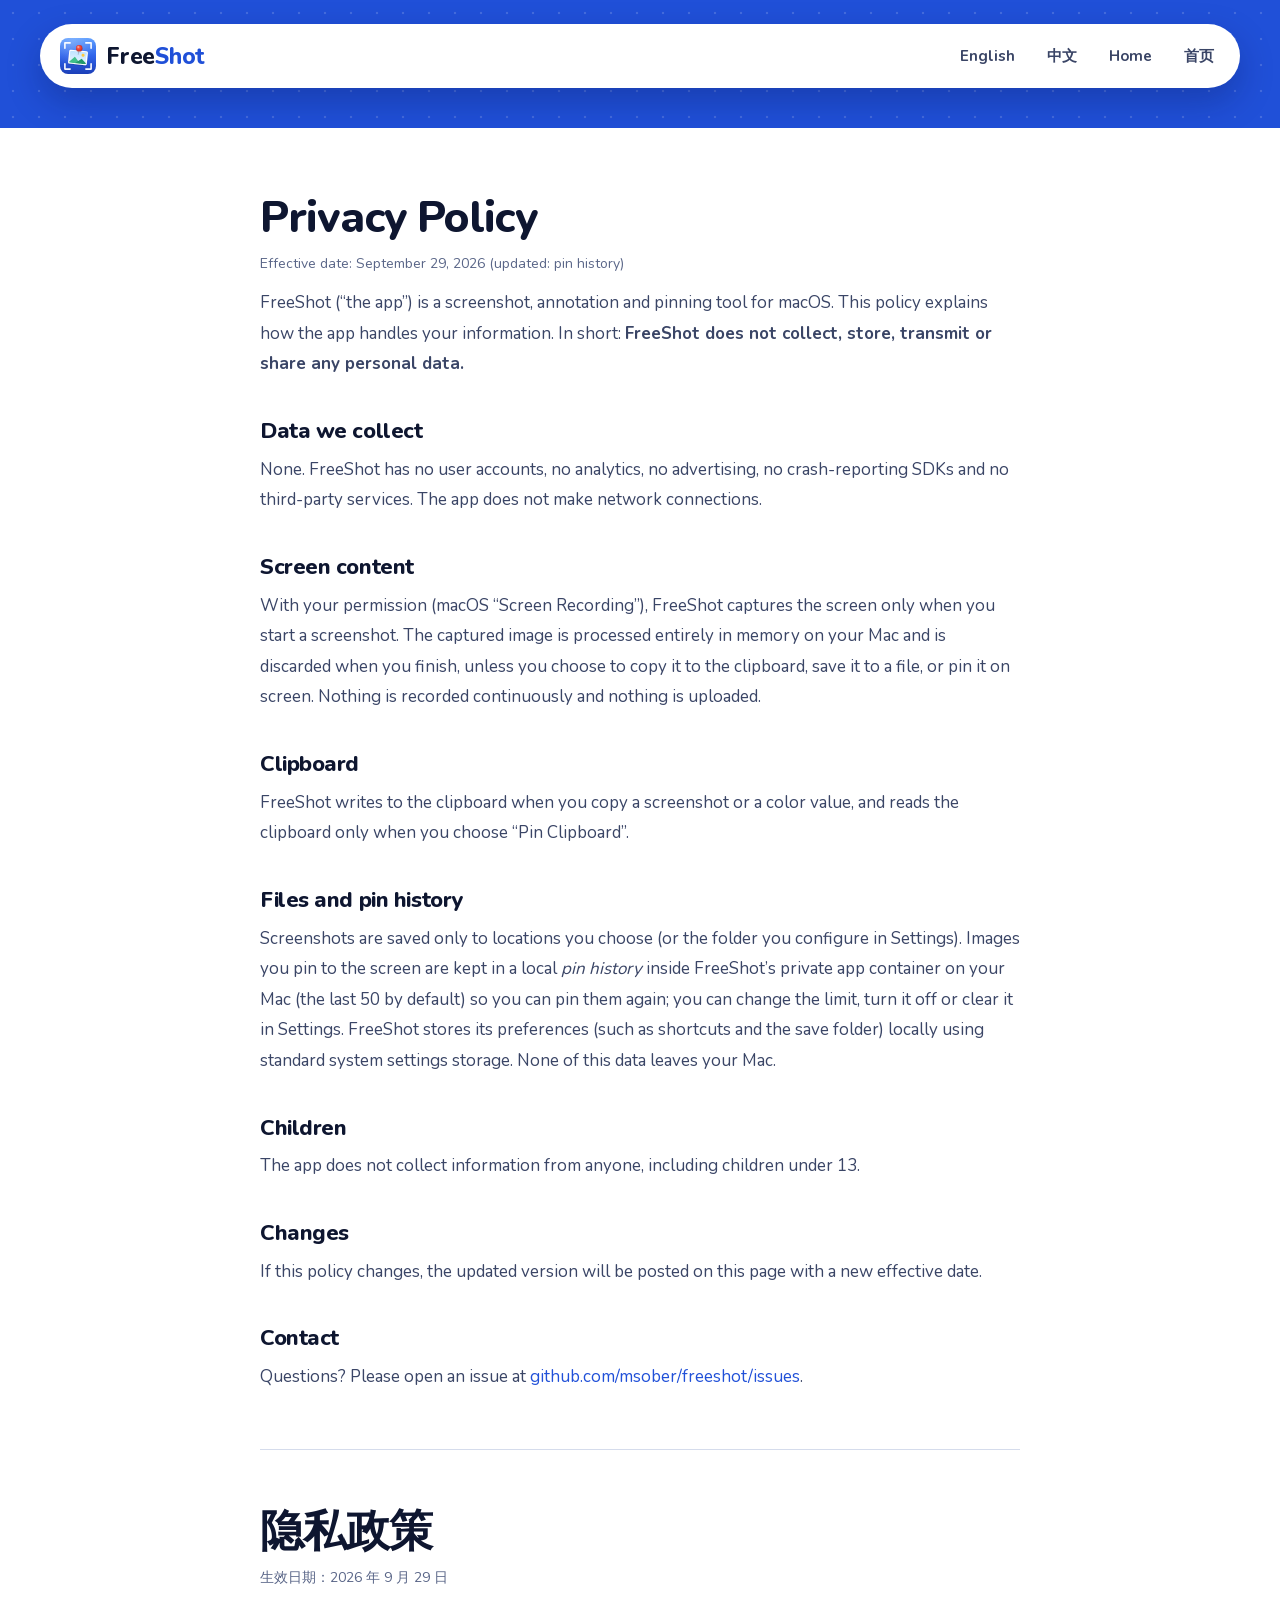
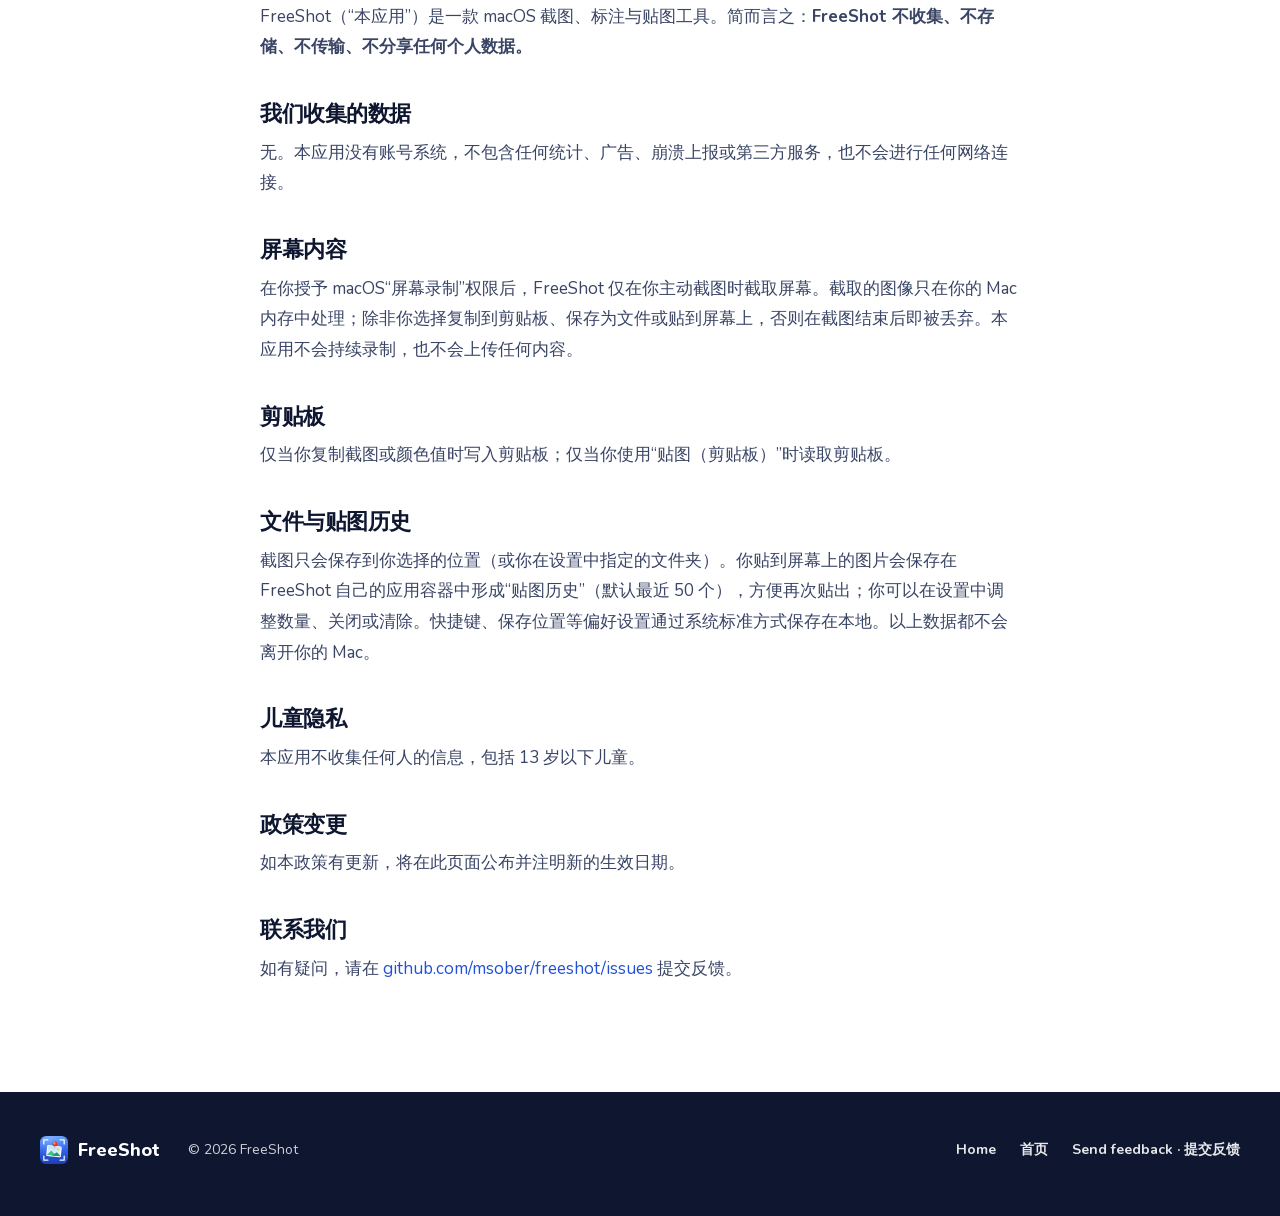
<file: privacy.html>
<!doctype html>
<html lang="en">
<head>
<meta charset="utf-8">
<meta name="viewport" content="width=device-width, initial-scale=1">
<title>FreeShot Privacy Policy · 隐私政策</title>
<meta name="theme-color" content="#2050d8">
<link rel="icon" href="icon.png" sizes="256x256">
<link rel="icon" href="logo.svg" type="image/svg+xml">
<link rel="stylesheet" href="style.css">
</head>
<body id="top">
<header class="doc-top dots">
  <div class="wrap">
    <nav class="nav" aria-label="Main">
      <a class="brand" href="en/"><img src="logo.svg" alt="" width="36" height="36"><span>Free<b>Shot</b></span></a>
      <div class="nav-links">
        <a href="#en">English</a>
        <a href="#zh" lang="zh-Hans">中文</a>
        <a href="en/">Home</a>
        <a href="./" lang="zh-Hans">首页</a>
      </div>
    </nav>
  </div>
</header>
<main class="doc">
  <div class="wrap">
  <section id="en">
  <h1>Privacy Policy</h1>
  <p class="meta">Effective date: September 29, 2026 (updated: pin history)</p>
  <p>FreeShot (“the app”) is a screenshot, annotation and pinning tool for macOS. This policy explains how the app handles your information. In short: <strong>FreeShot does not collect, store, transmit or share any personal data.</strong></p>
  <h2>Data we collect</h2>
  <p>None. FreeShot has no user accounts, no analytics, no advertising, no crash-reporting SDKs and no third-party services. The app does not make network connections.</p>
  <h2>Screen content</h2>
  <p>With your permission (macOS “Screen Recording”), FreeShot captures the screen only when you start a screenshot. The captured image is processed entirely in memory on your Mac and is discarded when you finish, unless you choose to copy it to the clipboard, save it to a file, or pin it on screen. Nothing is recorded continuously and nothing is uploaded.</p>
  <h2>Clipboard</h2>
  <p>FreeShot writes to the clipboard when you copy a screenshot or a color value, and reads the clipboard only when you choose “Pin Clipboard”.</p>
  <h2>Files and pin history</h2>
  <p>Screenshots are saved only to locations you choose (or the folder you configure in Settings). Images you pin to the screen are kept in a local <em>pin history</em> inside FreeShot’s private app container on your Mac (the last 50 by default) so you can pin them again; you can change the limit, turn it off or clear it in Settings. FreeShot stores its preferences (such as shortcuts and the save folder) locally using standard system settings storage. None of this data leaves your Mac.</p>
  <h2>Children</h2>
  <p>The app does not collect information from anyone, including children under 13.</p>
  <h2>Changes</h2>
  <p>If this policy changes, the updated version will be posted on this page with a new effective date.</p>
  <h2>Contact</h2>
  <p>Questions? Please open an issue at <a href="https://github.com/msober/freeshot/issues">github.com/msober/freeshot/issues</a>.</p>
  </section>

  <hr>

  <section id="zh" lang="zh-Hans">
  <h1>隐私政策</h1>
  <p class="meta">生效日期：2026 年 9 月 29 日</p>
  <p>FreeShot（“本应用”）是一款 macOS 截图、标注与贴图工具。简而言之：<strong>FreeShot 不收集、不存储、不传输、不分享任何个人数据。</strong></p>
  <h2>我们收集的数据</h2>
  <p>无。本应用没有账号系统，不包含任何统计、广告、崩溃上报或第三方服务，也不会进行任何网络连接。</p>
  <h2>屏幕内容</h2>
  <p>在你授予 macOS“屏幕录制”权限后，FreeShot 仅在你主动截图时截取屏幕。截取的图像只在你的 Mac 内存中处理；除非你选择复制到剪贴板、保存为文件或贴到屏幕上，否则在截图结束后即被丢弃。本应用不会持续录制，也不会上传任何内容。</p>
  <h2>剪贴板</h2>
  <p>仅当你复制截图或颜色值时写入剪贴板；仅当你使用“贴图（剪贴板）”时读取剪贴板。</p>
  <h2>文件与贴图历史</h2>
  <p>截图只会保存到你选择的位置（或你在设置中指定的文件夹）。你贴到屏幕上的图片会保存在 FreeShot 自己的应用容器中形成“贴图历史”（默认最近 50 个），方便再次贴出；你可以在设置中调整数量、关闭或清除。快捷键、保存位置等偏好设置通过系统标准方式保存在本地。以上数据都不会离开你的 Mac。</p>
  <h2>儿童隐私</h2>
  <p>本应用不收集任何人的信息，包括 13 岁以下儿童。</p>
  <h2>政策变更</h2>
  <p>如本政策有更新，将在此页面公布并注明新的生效日期。</p>
  <h2>联系我们</h2>
  <p>如有疑问，请在 <a href="https://github.com/msober/freeshot/issues">github.com/msober/freeshot/issues</a> 提交反馈。</p>
  </section>
  </div>
</main>
<footer class="footer">
  <div class="wrap">
    <a class="brand" href="en/"><img src="logo.svg" alt="" width="28" height="28">FreeShot</a>
    <span>© 2026 FreeShot</span>
    <nav aria-label="Footer">
      <a href="en/">Home</a>
      <a href="./" lang="zh-Hans">首页</a>
      <a href="https://github.com/msober/freeshot/issues/new">Send feedback · 提交反馈</a>
    </nav>
  </div>
</footer>
</body>
</html>
</file>
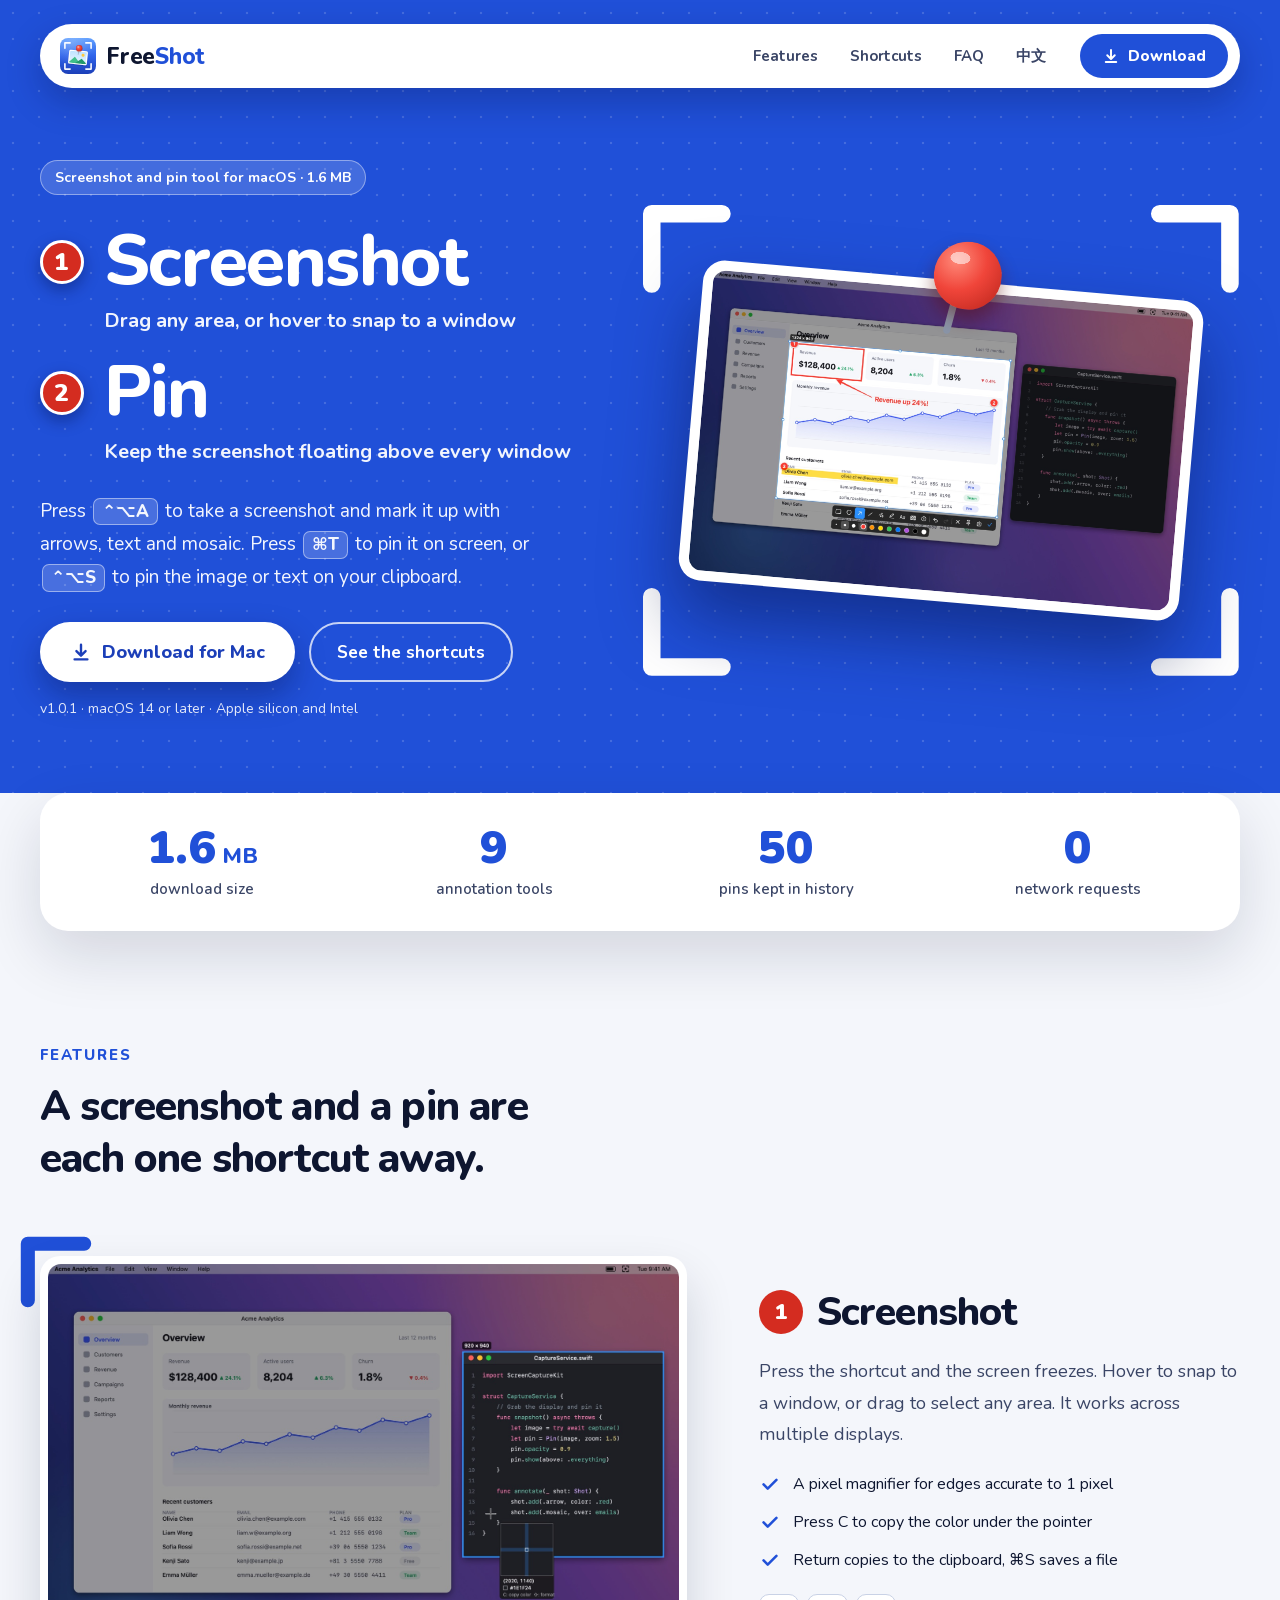
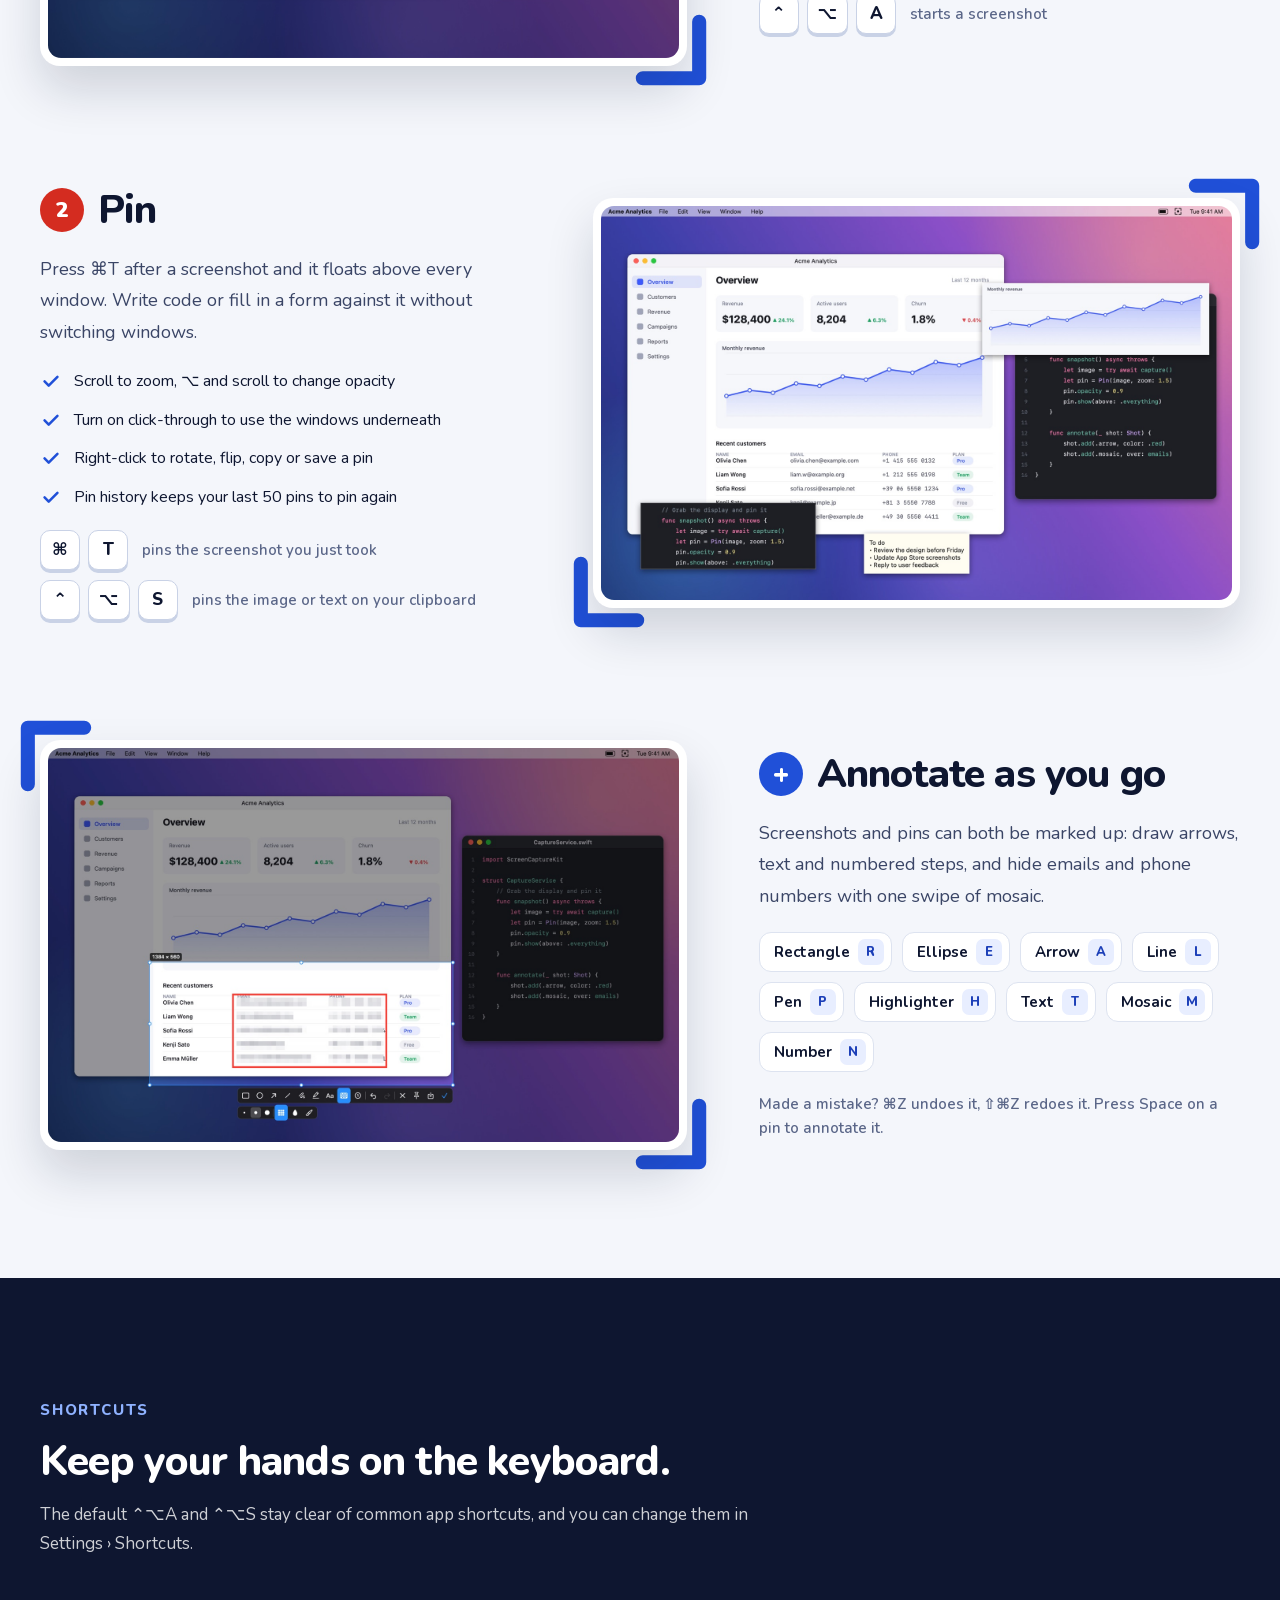
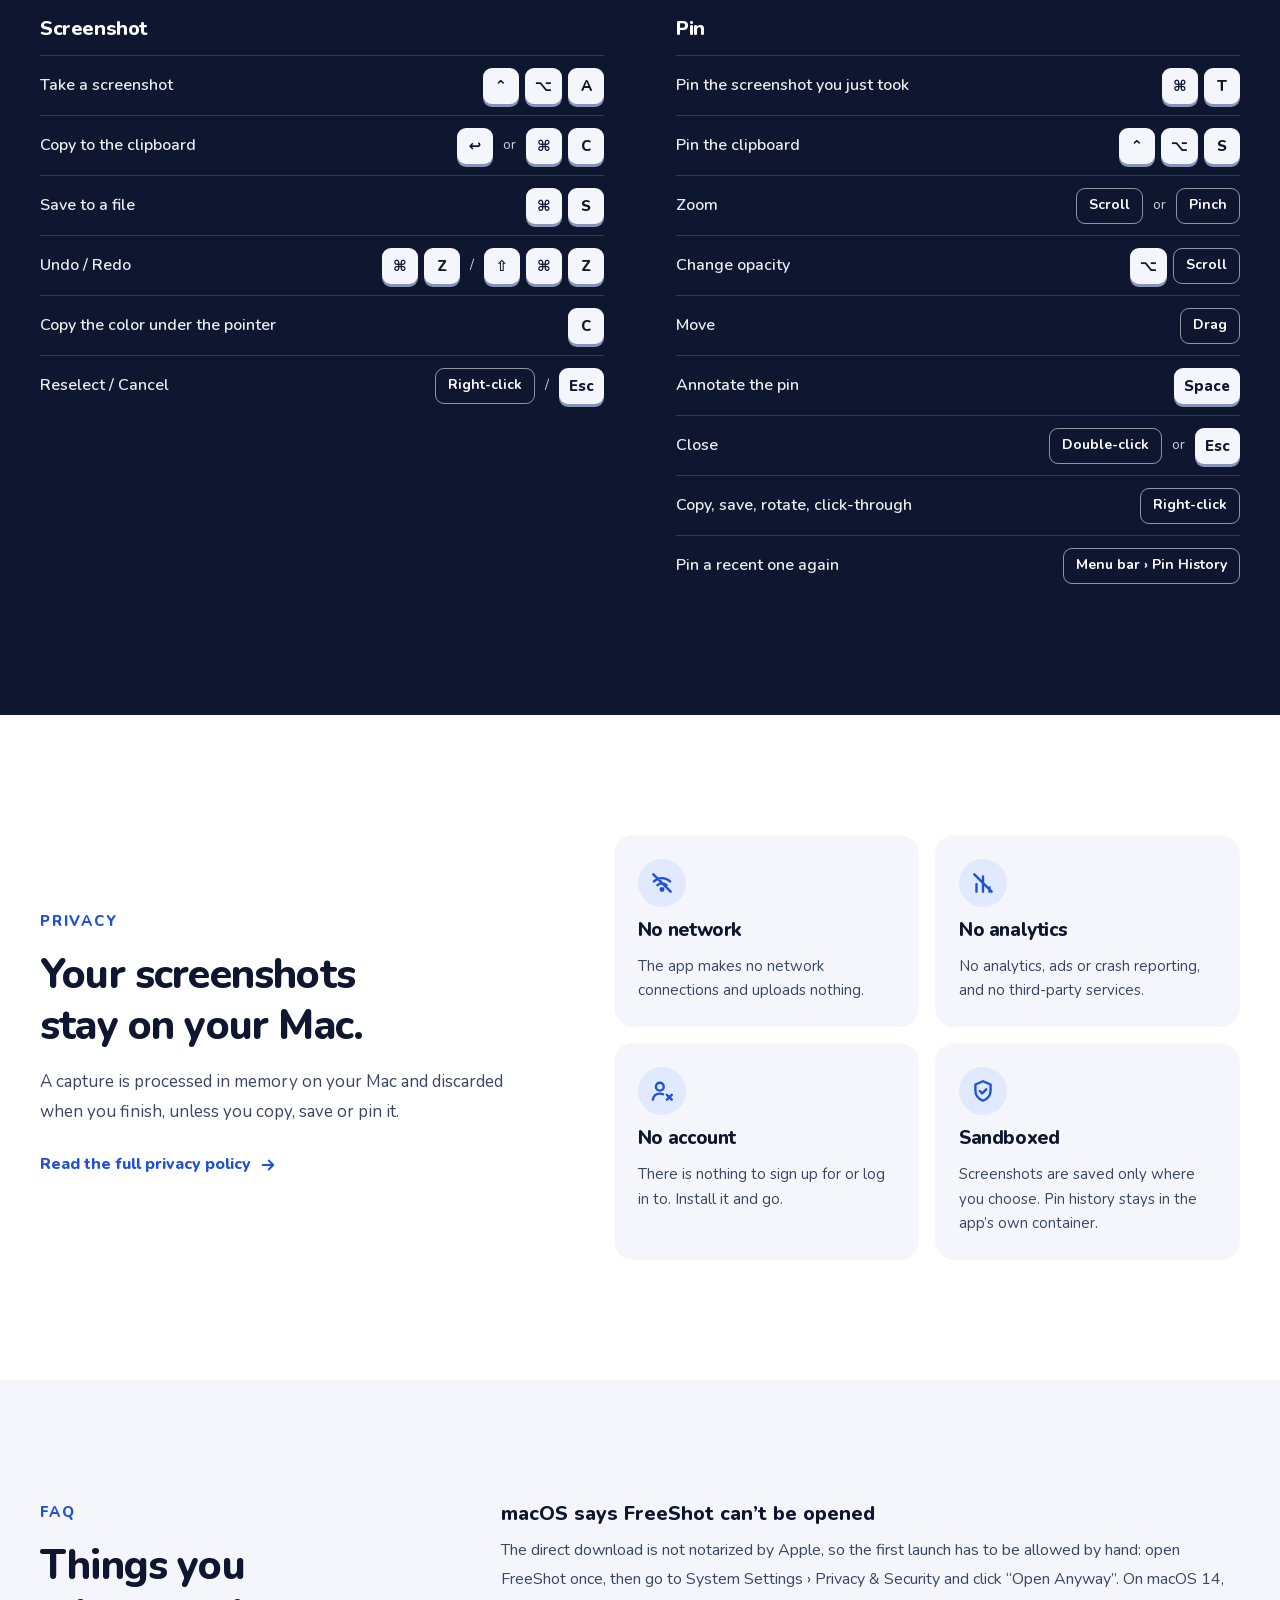
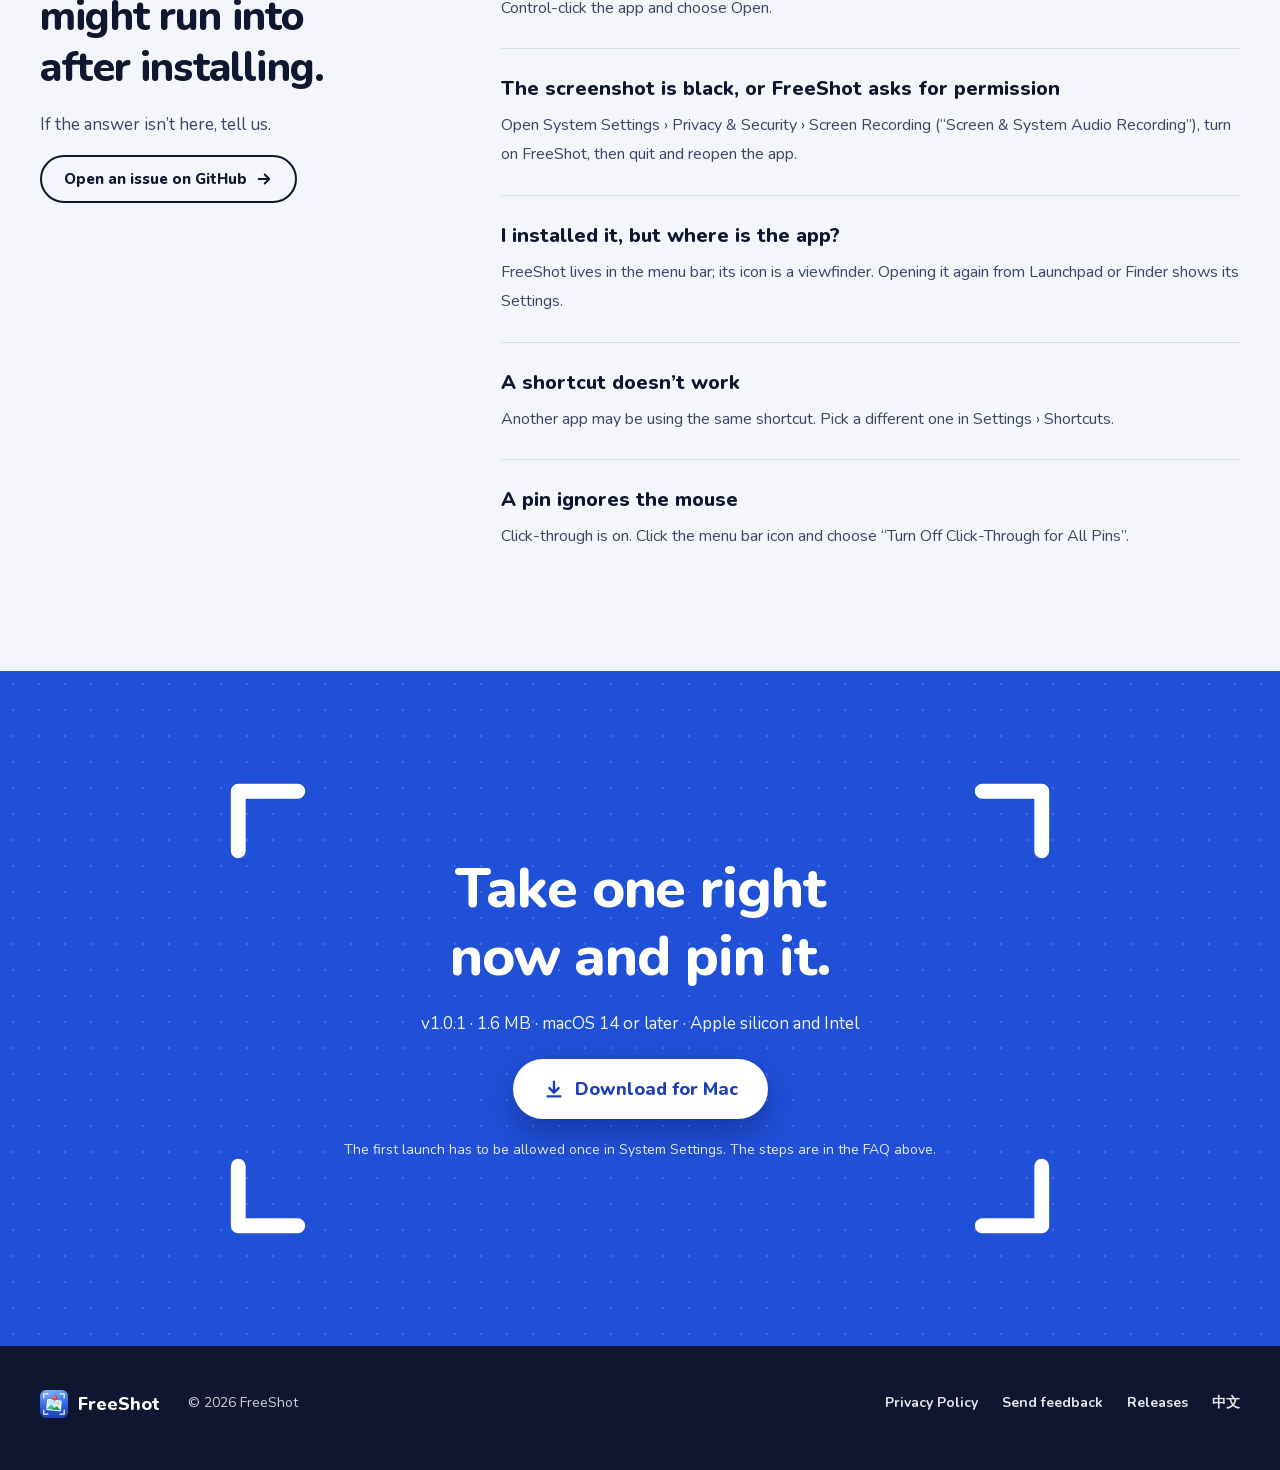
<file: support.html>
<!doctype html>
<html lang="en">
<head>
<meta charset="utf-8">
<meta name="viewport" content="width=device-width, initial-scale=1">
<title>FreeShot Support · 技术支持</title>
<meta http-equiv="refresh" content="0; url=en/#faq">
<script>
var langs = navigator.languages || [navigator.language || ""];
location.replace((langs.some(function (l) { return /^zh\b/i.test(l); }) ? "./" : "en/") + "#faq");
</script>
</head>
<body>
<p>Support has moved: <a href="en/#faq">FAQ and feedback</a> · <a href="./#faq" lang="zh-Hans">常见问题与反馈</a></p>
</body>
</html>
</file>
<file: style.css>
/* Nunito (SIL Open Font License, see fonts/OFL.txt) is self-hosted so the site makes no third-party requests. */
@font-face {
  font-family: "Nunito"; font-style: normal; font-weight: 200 1000; font-display: swap;
  src: url("fonts/nunito-latin.woff2") format("woff2");
  unicode-range: U+0000-00FF, U+0131, U+0152-0153, U+02BB-02BC, U+02C6, U+02DA, U+02DC, U+0304, U+0308, U+0329, U+2000-206F, U+20AC, U+2122, U+2191, U+2193, U+2212, U+2215, U+FEFF, U+FFFD;
}
:root {
  --brand: #2050d8; --brand-deep: #1c3fb8; --tint: #e1e9ff;
  --ink: #0e1630; --text: #3a4566; --muted: #5a6688;
  --ground: #f4f6fb; --line: #d5dcec; --red: #d42c20;
  color-scheme: light;
}
* { box-sizing: border-box; }
html { -webkit-text-size-adjust: 100%; scroll-behavior: smooth; }
body {
  margin: 0; background: var(--ink); color: var(--ink); overflow-x: hidden;
  font: 16px/1.6 Nunito, "PingFang SC", "Hiragino Sans GB", "Noto Sans SC", "Microsoft YaHei", system-ui, sans-serif;
  -webkit-font-smoothing: antialiased;
}
a { color: var(--brand); text-decoration: none; }
a:hover { color: var(--brand-deep); }
:focus-visible { outline: 3px solid #ffc83d; outline-offset: 3px; }
kbd { font: inherit; }
h1, h2, h3, p { margin: 0; }
h2 { font-size: clamp(30px, 3.2vw, 44px); line-height: 1.25; font-weight: 800; letter-spacing: .01em; text-wrap: balance; }
.sprite { position: absolute; width: 0; height: 0; overflow: hidden; }
.wrap { max-width: 1264px; margin: 0 auto; padding: 0 32px; }
.dots {
  background-color: var(--brand); color: #fff;
  background-image: radial-gradient(rgba(255, 255, 255, .16) 1.2px, transparent 1.6px); background-size: 26px 26px;
}
.eyebrow { font-size: 15px; font-weight: 800; letter-spacing: .12em; line-height: 1.6; color: var(--brand); }
.section-head { max-width: 760px; display: flex; flex-direction: column; gap: 14px; }
.corner { position: absolute; display: block; }
.corner.tl { left: 0; top: 0; }
.corner.tr { right: 0; top: 0; transform: rotate(90deg); }
.corner.br { right: 0; bottom: 0; transform: rotate(180deg); }
.corner.bl { left: 0; bottom: 0; transform: rotate(270deg); }

/* Navigation */
.nav {
  display: flex; flex-wrap: wrap; align-items: center; gap: 8px 20px; min-height: 64px; padding: 10px 12px 10px 20px;
  background: #fff; border-radius: 34px; box-shadow: 0 14px 34px rgba(6, 18, 74, .28);
}
.brand { display: flex; align-items: center; gap: 10px; min-height: 44px; color: var(--ink); font-size: 23px; font-weight: 800; letter-spacing: -.01em; line-height: 1; }
.brand:hover { color: var(--ink); }
.brand img { display: block; width: 36px; height: 36px; }
.brand b { font-weight: inherit; color: var(--brand); }
.nav-links { display: flex; flex-wrap: wrap; align-items: center; gap: 4px; margin-left: auto; }
.nav-links a { display: flex; align-items: center; min-height: 44px; padding: 0 14px; border-radius: 999px; font-size: 15px; font-weight: 700; color: var(--text); }
.nav-links a:hover { background: var(--ground); color: var(--ink); }
.nav-cta { display: flex; align-items: center; gap: 8px; min-height: 44px; padding: 0 22px; border-radius: 999px; background: var(--brand); color: #fff; font-size: 15px; font-weight: 800; }
.nav-cta:hover { background: var(--brand-deep); color: #fff; }

/* Hero */
.hero { padding: 24px 0 148px; }
.hero-body { display: flex; flex-wrap: wrap; align-items: center; gap: 56px 64px; padding-top: 72px; }
.hero-copy { flex: 1 1 460px; min-width: 0; display: flex; flex-direction: column; align-items: flex-start; gap: 28px; }
.chip { display: inline-flex; padding: 6px 14px; border-radius: 999px; background: rgba(255, 255, 255, .16); border: 1px solid rgba(255, 255, 255, .4); font-size: 14px; font-weight: 700; line-height: 1.5; }
.hero h1 { display: flex; flex-direction: column; gap: 18px; font-size: clamp(56px, 6.1vw, 88px); line-height: 1.1; font-weight: 800; letter-spacing: .02em; }
.pillar { display: grid; grid-template-columns: auto 1fr; align-items: center; column-gap: .28em; }
.pillar .desc { grid-column: 2; margin-top: 4px; font-size: 20px; line-height: 1.5; font-weight: 700; letter-spacing: 0; color: rgba(255, 255, 255, .94); }
.marker {
  flex: none; display: flex; align-items: center; justify-content: center; width: 1.8em; height: 1.8em;
  border: .13em solid #fff; border-radius: 50%; background: var(--red); box-shadow: 0 .25em .6em rgba(6, 18, 74, .4);
  font-size: .34em; font-weight: 900; line-height: 1; letter-spacing: 0;
}
.lead { max-width: 520px; font-size: 19px; line-height: 1.75; color: rgba(255, 255, 255, .94); }
.lead kbd { display: inline-block; margin: 0 2px; padding: 0 8px; border-radius: 7px; background: rgba(255, 255, 255, .18); border: 1px solid rgba(255, 255, 255, .45); font-size: .9em; font-weight: 800; line-height: 1.5; }
.cta-block { display: flex; flex-direction: column; align-items: flex-start; gap: 16px; }
.cta-row { display: flex; flex-wrap: wrap; align-items: center; gap: 14px; }
.btn {
  display: inline-flex; align-items: center; gap: 10px; min-height: 60px; padding: 0 30px; border-radius: 999px;
  background: #fff; color: var(--brand-deep); font-size: 18px; font-weight: 800; box-shadow: 0 14px 30px rgba(6, 18, 74, .35);
  transition: transform .15s ease;
}
.btn:hover { color: var(--brand-deep); transform: translateY(-2px); }
.btn-ghost { display: inline-flex; align-items: center; min-height: 60px; padding: 0 26px; border-radius: 999px; border: 2px solid rgba(255, 255, 255, .75); color: #fff; font-size: 17px; font-weight: 700; }
.btn-ghost:hover { background: rgba(255, 255, 255, .14); color: #fff; }
.meta { font-size: 14px; line-height: 1.6; color: rgba(255, 255, 255, .88); }
.hero-art { flex: 1 1 520px; min-width: 0; }
.finder { position: relative; width: 100%; max-width: 620px; margin: 0 auto; aspect-ratio: 62 / 49; }
.finder .corner { width: 15%; height: auto; aspect-ratio: 1; }
.pinned { position: absolute; left: 8%; top: 16%; width: 84%; padding: 10px; background: #fff; border-radius: 22px; box-shadow: 0 36px 70px rgba(6, 18, 74, .5); transform: rotate(5deg); }
.pinned img { display: block; width: 100%; height: auto; aspect-ratio: 16 / 10; object-fit: cover; border-radius: 13px; }
.pin { position: absolute; left: 50%; top: 0; width: 13.5%; aspect-ratio: 1; transform: translate(-32%, -59%); }
.pin::before { content: ""; position: absolute; left: 26%; top: 65%; width: 10%; height: 74%; border-radius: 99px; background: #8a95a8; transform: rotate(10deg); }
.pin::after {
  content: ""; position: absolute; inset: 0; border-radius: 50%; box-shadow: 0 10px 18px rgba(90, 10, 5, .45);
  background:
    radial-gradient(ellipse 15% 9% at 37% 25%, rgba(255, 255, 255, .55) 96%, transparent 100%),
    radial-gradient(circle at 32% 28%, #ff8a7a 0%, #f0453a 45%, #b8231a 100%);
}

/* Features */
.features { background: var(--ground); padding-bottom: 128px; }
.facts {
  position: relative; margin: -76px 0 0; padding: 30px 16px; list-style: none;
  display: grid; grid-template-columns: repeat(auto-fit, minmax(min(140px, 100%), 1fr)); gap: 20px 0;
  background: #fff; border-radius: 28px; box-shadow: 0 24px 60px rgba(14, 22, 48, .14);
}
.facts li { display: flex; flex-direction: column; align-items: center; gap: 4px; padding: 0 12px; text-align: center; }
.facts b { font-size: 46px; font-weight: 900; line-height: 1.1; color: var(--brand); }
.facts small { font-size: 22px; font-weight: 800; }
.facts span { font-size: 15px; font-weight: 600; color: var(--text); }
.features .section-head { margin-top: 112px; }
.steps { margin-top: 72px; display: flex; flex-direction: column; gap: 120px; }
.step { display: flex; flex-wrap: wrap; align-items: center; gap: 40px 72px; }
.step.flip { flex-direction: row-reverse; }
.shot { flex: 1.25 1 520px; min-width: 0; position: relative; }
.shot .corner { width: 72px; height: 72px; margin: -20px; color: var(--brand); }
.frame { position: relative; padding: 8px; background: #fff; border-radius: 20px; box-shadow: 0 24px 48px rgba(14, 22, 48, .16); }
.frame img { display: block; width: 100%; height: auto; aspect-ratio: 16 / 10; object-fit: cover; border-radius: 13px; }
.step-copy { flex: 1 1 380px; min-width: 0; display: flex; flex-direction: column; align-items: flex-start; gap: 20px; }
.step h3 { display: flex; align-items: center; gap: 14px; font-size: 40px; line-height: 1.2; font-weight: 800; letter-spacing: .01em; }
.num { flex: none; display: flex; align-items: center; justify-content: center; width: 44px; height: 44px; border-radius: 50%; background: var(--red); color: #fff; font-size: 22px; font-weight: 900; line-height: 1; letter-spacing: 0; }
.num.plus { background: var(--brand); font-size: 28px; }
.step p { font-size: 18px; line-height: 1.75; color: var(--text); }
.checks { margin: 0; padding: 0; list-style: none; display: flex; flex-direction: column; gap: 12px; }
.checks li { display: flex; align-items: flex-start; gap: 12px; font-size: 16px; line-height: 1.65; }
.checks svg { flex: none; margin-top: 2px; color: var(--brand); }
.keyrows { display: flex; flex-direction: column; gap: 10px; }
.keys { display: flex; flex-wrap: wrap; align-items: center; gap: 8px; }
.keys kbd { display: inline-flex; align-items: center; justify-content: center; min-width: 40px; height: 40px; padding: 0 10px; border-radius: 10px; background: #fff; border: 1px solid #c9d2e6; box-shadow: 0 3px 0 #c9d2e6; font-size: 17px; font-weight: 800; }
.keys span { margin-left: 6px; font-size: 15px; font-weight: 600; color: var(--muted); }
.tools { margin: 0; padding: 0; list-style: none; display: flex; flex-wrap: wrap; gap: 10px; }
.tools li { display: flex; align-items: center; gap: 8px; height: 40px; padding: 0 7px 0 14px; border-radius: 12px; background: #fff; border: 1px solid #dde3f0; font-size: 15px; font-weight: 700; }
.tools kbd { display: inline-flex; align-items: center; justify-content: center; min-width: 26px; height: 26px; border-radius: 7px; background: #e8eeff; font-size: 13px; font-weight: 800; color: var(--brand-deep); }
.step p.note { font-size: 15px; font-weight: 600; line-height: 1.6; color: var(--muted); }

/* Shortcuts */
.shortcuts { background: var(--ink); color: #fff; padding: 120px 0; }
.shortcuts .eyebrow { color: #8fb2ff; }
.shortcuts .section-head p { font-size: 17px; line-height: 1.7; color: rgba(255, 255, 255, .8); }
.keymaps { margin-top: 56px; display: grid; grid-template-columns: repeat(auto-fit, minmax(min(420px, 100%), 1fr)); gap: 56px 72px; align-items: start; }
.keymaps h3 { margin-bottom: 12px; font-size: 20px; line-height: 1.4; font-weight: 800; }
.keymaps ul { margin: 0; padding: 0; list-style: none; }
.keymaps li {
  display: flex; flex-wrap: wrap; align-items: center; justify-content: space-between; gap: 8px 16px; min-height: 60px; padding: 10px 0;
  border-top: 1px solid rgba(255, 255, 255, .16); font-size: 16px; font-weight: 600; color: rgba(255, 255, 255, .92);
}
.keymaps li > span { display: flex; align-items: center; gap: 6px; }
.keymaps kbd { display: inline-flex; align-items: center; justify-content: center; min-width: 36px; height: 36px; padding: 0 10px; border-radius: 9px; background: var(--ground); box-shadow: 0 3px 0 #8794b8; font-size: 15px; font-weight: 800; color: var(--ink); }
.keymaps i { padding: 0 4px; font-style: normal; font-size: 14px; font-weight: 400; color: rgba(255, 255, 255, .8); }
.keymaps em { display: inline-flex; align-items: center; height: 36px; padding: 0 12px; border-radius: 9px; border: 1.5px solid rgba(255, 255, 255, .55); font-style: normal; font-size: 14px; font-weight: 700; color: #fff; }

/* Privacy */
.privacy { background: #fff; padding: 120px 0; }
.privacy .wrap { display: flex; flex-wrap: wrap; align-items: center; gap: 48px 72px; }
.privacy-copy { flex: 1 1 380px; min-width: 0; display: flex; flex-direction: column; align-items: flex-start; gap: 16px; }
.privacy-copy p { font-size: 17px; line-height: 1.75; color: var(--text); }
.more { display: inline-flex; align-items: center; gap: 8px; min-height: 44px; font-size: 16px; font-weight: 800; }
.cards { flex: 1.2 1 480px; min-width: 0; margin: 0; padding: 0; list-style: none; display: grid; grid-template-columns: repeat(auto-fit, minmax(min(220px, 100%), 1fr)); gap: 16px; }
.cards li { display: flex; flex-direction: column; align-items: flex-start; gap: 10px; padding: 24px; border-radius: 20px; background: var(--ground); }
.cards .icon { display: flex; align-items: center; justify-content: center; width: 48px; height: 48px; border-radius: 50%; background: var(--tint); color: var(--brand); }
.cards h3 { font-size: 19px; line-height: 1.4; font-weight: 800; }
.cards p { font-size: 15px; line-height: 1.65; color: var(--text); }

/* FAQ */
.faq { background: var(--ground); padding: 120px 0; }
.faq .wrap { display: flex; flex-wrap: wrap; align-items: flex-start; gap: 40px 72px; }
.faq-head { flex: 1 1 300px; min-width: 0; display: flex; flex-direction: column; align-items: flex-start; gap: 16px; }
.faq-head p { font-size: 17px; line-height: 1.75; color: var(--text); }
.btn-line { display: inline-flex; align-items: center; gap: 8px; min-height: 48px; padding: 0 22px; border-radius: 999px; border: 2px solid var(--ink); color: var(--ink); font-size: 15px; font-weight: 800; }
.btn-line:hover { background: var(--ink); color: #fff; }
.faq-list { flex: 2 1 560px; min-width: 0; margin: 0; }
.faq-list > div { padding: 26px 0; border-top: 1px solid var(--line); }
.faq-list > div:first-child { padding-top: 0; border-top: 0; }
.faq-list > div:last-child { padding-bottom: 0; }
.faq-list dt { font-size: 20px; line-height: 1.4; font-weight: 800; }
.faq-list dd { margin: 8px 0 0; font-size: 16px; line-height: 1.8; color: var(--text); }

/* Closing call to action and footer */
.cta { padding: 112px 0; }
.cta-box { position: relative; max-width: 820px; margin: 0 auto; padding: 72px 40px; display: flex; flex-direction: column; align-items: center; gap: 20px; text-align: center; }
.cta-box .corner { width: 76px; height: 76px; }
.cta h2 { font-size: clamp(36px, 4.4vw, 60px); line-height: 1.2; letter-spacing: .02em; }
.cta p { font-size: 17px; line-height: 1.7; color: rgba(255, 255, 255, .94); }
.cta p.meta { font-size: 14px; line-height: 1.6; color: rgba(255, 255, 255, .88); }
.footer { background: var(--ink); padding: 36px 0 44px; font-size: 14px; color: rgba(255, 255, 255, .8); }
.footer .wrap { display: flex; flex-wrap: wrap; align-items: center; gap: 12px 28px; }
.footer .brand { color: #fff; font-size: 18px; letter-spacing: 0; }
.footer .brand img { width: 28px; height: 28px; }
.footer nav { display: flex; flex-wrap: wrap; align-items: center; gap: 4px 24px; margin-left: auto; }
.footer nav a { display: flex; align-items: center; min-height: 44px; font-weight: 700; color: rgba(255, 255, 255, .9); }
.footer nav a:hover { color: #fff; text-decoration: underline; }

/* Document pages (privacy policy) */
.doc-top { padding: 24px 0 40px; }
.doc { background: #fff; }
.doc .wrap { max-width: 824px; padding-top: 64px; padding-bottom: 96px; }
.doc h1 { margin-bottom: 6px; font-size: clamp(32px, 4vw, 44px); line-height: 1.2; font-weight: 800; }
.doc h2 { margin: 36px 0 8px; font-size: 22px; line-height: 1.4; }
.doc p { margin-bottom: 12px; font-size: 17px; line-height: 1.8; color: var(--text); }
.doc p.meta { font-size: 14px; color: var(--muted); }
.doc hr { margin: 56px 0; border: 0; border-top: 1px solid var(--line); }

/* English: Nunito sets every letter, so headings tighten up and the hero lines get longer */
:lang(en) h1, :lang(en) h2, :lang(en) h3 { letter-spacing: -.02em; }
html:lang(en) .hero h1 { font-size: clamp(46px, 5.6vw, 80px); }
html:lang(en) .eyebrow { text-transform: uppercase; }

@media (max-width: 720px) {
  .wrap { padding: 0 20px; }
  .hero { padding-bottom: 124px; }
  .hero-body { padding-top: 48px; }
  .nav { border-radius: 28px; padding: 10px 12px 10px 16px; }
  .nav-links { order: 3; width: 100%; margin-left: 0; justify-content: space-between; }
  .nav-links a { padding: 0 10px; }
  .nav-cta { margin-left: auto; }
  .lead { font-size: 17px; }
  .pillar .desc { font-size: 17px; }
  .btn, .btn-ghost { min-height: 54px; }
  .features { padding-bottom: 88px; }
  .features .section-head { margin-top: 80px; }
  .steps { margin-top: 48px; gap: 80px; }
  .step h3 { font-size: 32px; }
  .shot .corner { width: 52px; height: 52px; margin: -12px; }
  .shortcuts, .privacy, .faq { padding: 88px 0; }
  .cta { padding: 72px 0; }
  .cta-box { padding: 56px 24px; }
  .cta-box .corner { width: 52px; height: 52px; }
  .footer nav { margin-left: 0; }
}
@media (prefers-reduced-motion: reduce) {
  html { scroll-behavior: auto; }
  .btn { transition: none; }
}
</file>
